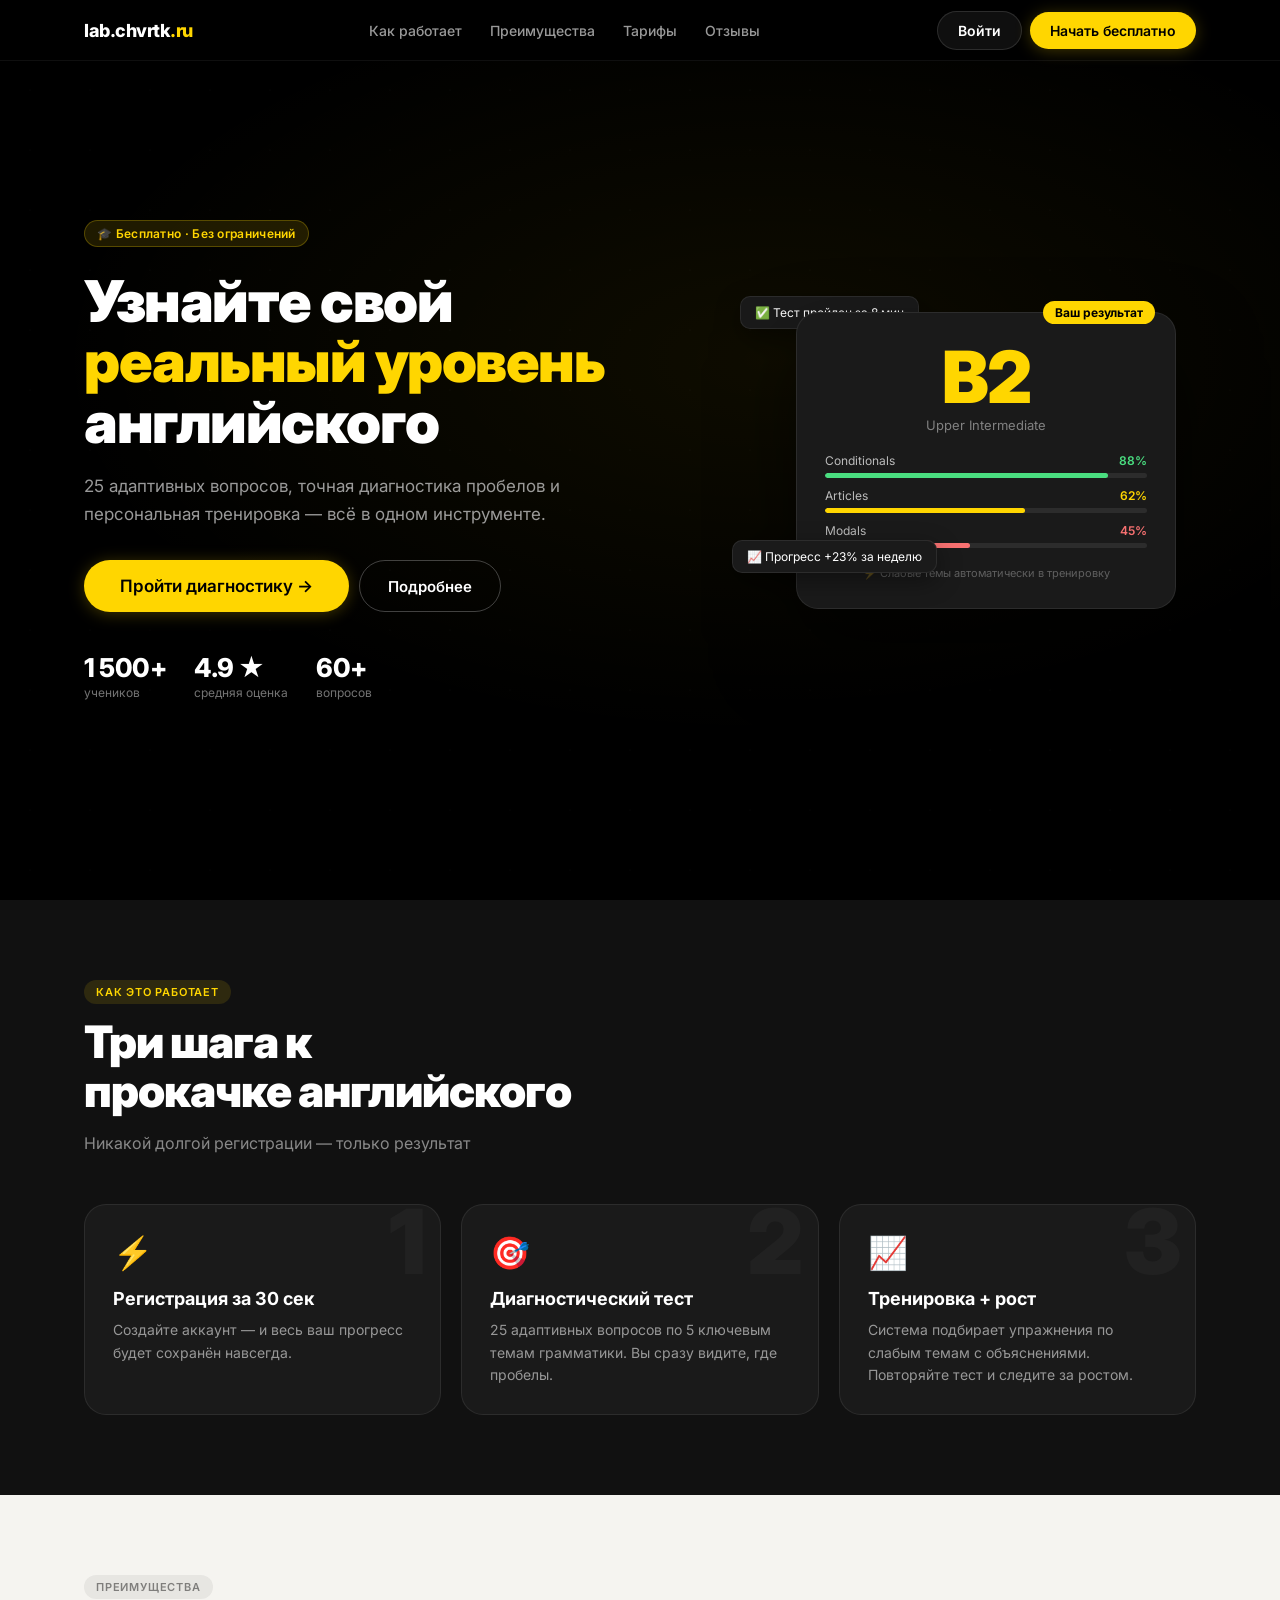
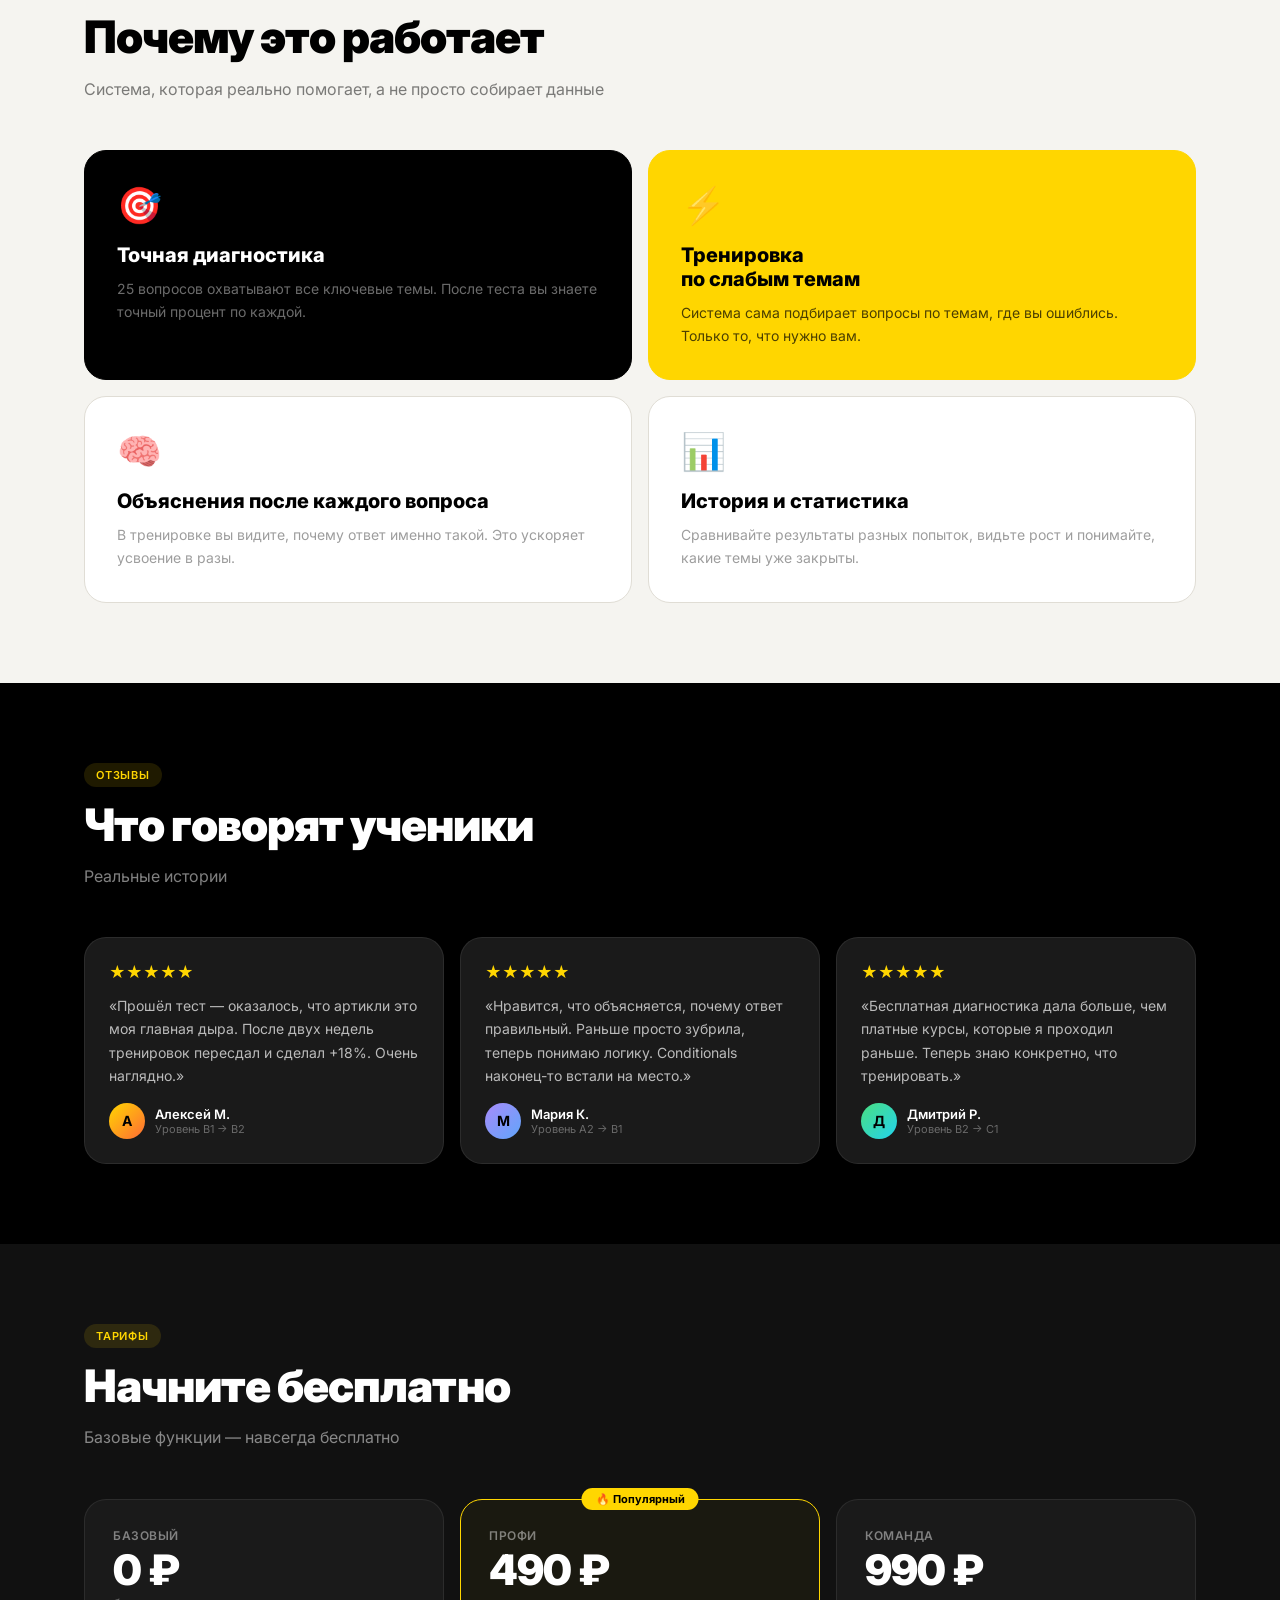
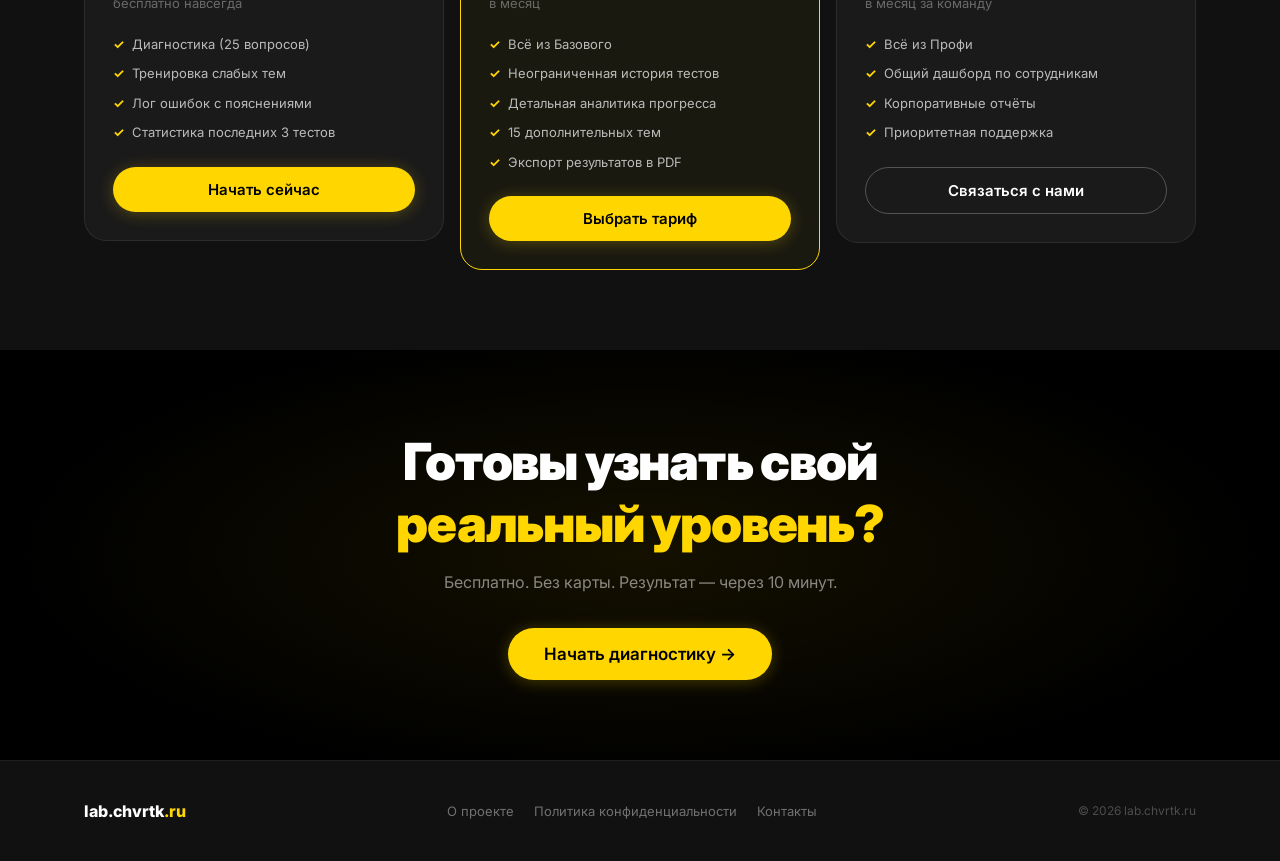
<file: index.html>
<!DOCTYPE html>
<html lang="ru">
<head>
<meta charset="UTF-8">
<meta name="viewport" content="width=device-width, initial-scale=1.0">
<title>lab.chvrtk.ru — Диагностика английского</title>
<link rel="preconnect" href="https://fonts.googleapis.com">
<link href="https://fonts.googleapis.com/css2?family=Inter:wght@400;500;600;700;800;900&display=swap" rel="stylesheet">
<style>
*, *::before, *::after { box-sizing: border-box; margin: 0; padding: 0; }

:root {
  --black: #000;
  --white: #fff;
  --yellow: #FFD600;
  --yellow-hover: #FFE033;
  --yellow-soft: rgba(255,214,0,0.12);
  --gray-bg: #F5F4F0;
  --gray-mid: #D9D9D9;
  --gray-text: #7A7A7A;
  --dark-bg: #111111;
  --card-bg: #1A1A1A;
  --card-border: rgba(255,255,255,0.08);
  --radius: 14px;
  --radius-lg: 22px;
  --font-body: 'Inter', -apple-system, BlinkMacSystemFont, 'Segoe UI', sans-serif;
  --transition: 0.25s cubic-bezier(0.4, 0, 0.2, 1);
}

html { scroll-behavior: smooth; }
body {
  font-family: var(--font-body);
  background: var(--black);
  color: var(--white);
  overflow-x: hidden;
  -webkit-font-smoothing: antialiased;
  -moz-osx-font-smoothing: grayscale;
}

/* ── UTILS ── */
.container { max-width: 1160px; margin: 0 auto; padding: 0 24px; }
.hidden { display: none !important; }

.btn {
  display: inline-flex; align-items: center; justify-content: center; gap: 8px;
  font-family: var(--font-body); font-size: 15px; font-weight: 600;
  border: none; cursor: pointer; border-radius: 50px; padding: 13px 28px;
  transition: all var(--transition);
  text-decoration: none; white-space: nowrap;
  position: relative; overflow: hidden;
}
.btn:active { transform: scale(0.96); }
.btn-primary {
  background: var(--yellow); color: var(--black);
  box-shadow: 0 2px 16px rgba(255,214,0,0.25);
}
.btn-primary:hover { background: var(--yellow-hover); box-shadow: 0 4px 24px rgba(255,214,0,0.35); }
.btn-ghost {
  background: rgba(255,255,255,0.06); color: var(--white);
  border: 1px solid rgba(255,255,255,0.12);
}
.btn-ghost:hover { background: rgba(255,255,255,0.12); border-color: rgba(255,255,255,0.2); }
.btn-outline-w {
  background: transparent; color: var(--white);
  border: 1.5px solid rgba(255,255,255,0.25);
}
.btn-outline-w:hover { border-color: var(--white); background: rgba(255,255,255,0.06); }
.btn-sm { font-size: 14px; padding: 10px 20px; }
.btn-lg { font-size: 17px; padding: 16px 36px; }
.w-100 { width: 100%; }

/* ── HEADER ── */
header {
  position: fixed; top: 0; left: 0; right: 0; z-index: 100;
  background: rgba(0,0,0,0.8); backdrop-filter: blur(20px);
  border-bottom: 1px solid rgba(255,255,255,0.06);
  transition: background var(--transition), border-color var(--transition);
}
header.scrolled { background: rgba(0,0,0,0.92); border-bottom-color: rgba(255,255,255,0.1); }
.header-inner {
  display: flex; align-items: center; justify-content: space-between;
  height: 60px; gap: 20px;
}
.logo { font-size: 18px; font-weight: 800; letter-spacing: -0.5px; }
.logo span { color: var(--yellow); }
nav { display: flex; gap: 4px; }
nav a {
  color: rgba(255,255,255,0.6); text-decoration: none; font-size: 14px; font-weight: 500;
  padding: 7px 12px; border-radius: 8px; transition: color 0.2s, background 0.2s;
}
nav a:hover { color: var(--white); background: rgba(255,255,255,0.08); }
.header-actions { display: flex; gap: 8px; align-items: center; }

/* ── HERO ── */
.hero {
  min-height: 100vh; display: flex; align-items: center;
  padding: 100px 0 80px;
  background: radial-gradient(ellipse 80% 60% at 60% 40%, rgba(255,214,0,0.06) 0%, transparent 70%), #000;
  position: relative; overflow: hidden;
}
.hero::before {
  content: '';
  position: absolute; inset: 0;
  background: url("data:image/svg+xml,%3Csvg width='60' height='60' xmlns='http://www.w3.org/2000/svg'%3E%3Cpath d='M0 0h60v60H0z' fill='none'/%3E%3Ccircle cx='30' cy='30' r='0.6' fill='rgba(255,255,255,0.04)'/%3E%3C/svg%3E") repeat;
  pointer-events: none;
}
.hero-inner { display: grid; grid-template-columns: 1fr 420px; gap: 64px; align-items: center; }
.hero-tag {
  display: inline-flex; align-items: center; gap: 6px;
  background: var(--yellow-soft); border: 1px solid rgba(255,214,0,0.25);
  color: var(--yellow); font-size: 12px; font-weight: 600; padding: 5px 12px;
  border-radius: 50px; margin-bottom: 24px; letter-spacing: 0.3px;
}
.hero h1 {
  font-size: clamp(38px, 4.5vw, 64px); font-weight: 900;
  line-height: 1.05; letter-spacing: -1.5px; margin-bottom: 20px;
}
.hero h1 em { color: var(--yellow); font-style: normal; }
.hero-desc { font-size: 17px; line-height: 1.65; color: rgba(255,255,255,0.6); max-width: 500px; margin-bottom: 32px; }
.hero-btns { display: flex; gap: 10px; flex-wrap: wrap; margin-bottom: 40px; }
.hero-stats { display: flex; gap: 28px; flex-wrap: wrap; }
.stat { display: flex; flex-direction: column; gap: 2px; }
.stat-num { font-size: 26px; font-weight: 800; letter-spacing: -0.5px; }
.stat-label { font-size: 12px; color: rgba(255,255,255,0.45); }

/* Hero visual */
.hero-visual { position: relative; display: flex; justify-content: center; align-items: center; }
.hero-card {
  background: var(--card-bg); border-radius: var(--radius-lg);
  border: 1px solid var(--card-border); padding: 28px;
  width: 100%; max-width: 380px;
  box-shadow: 0 40px 80px rgba(0,0,0,0.6);
  position: relative;
}
.hero-card-badge {
  position: absolute; top: -12px; right: 20px;
  background: var(--yellow); color: var(--black); font-size: 12px; font-weight: 700;
  padding: 4px 12px; border-radius: 50px;
}
.level-display { text-align: center; margin-bottom: 20px; }
.level-big { font-size: 72px; font-weight: 900; line-height: 1; color: var(--yellow); letter-spacing: -2px; }
.level-sub { color: rgba(255,255,255,0.45); font-size: 13px; margin-top: 4px; }
.progress-list { display: flex; flex-direction: column; gap: 10px; }
.prog-item { }
.prog-header { display: flex; justify-content: space-between; font-size: 12px; margin-bottom: 5px; }
.prog-name { color: rgba(255,255,255,0.7); }
.prog-pct { font-weight: 600; }
.prog-bar { height: 5px; background: rgba(255,255,255,0.08); border-radius: 3px; overflow: hidden; }
.prog-fill { height: 100%; border-radius: 3px; }
.fill-green { background: #4ADE80; }
.fill-yellow { background: var(--yellow); }
.fill-red { background: #F87171; }
.hero-card-footer { margin-top: 18px; text-align: center; color: rgba(255,255,255,0.3); font-size: 11px; }

/* Floating badges */
.float-badge {
  position: absolute; background: var(--card-bg); border: 1px solid var(--card-border);
  border-radius: 10px; padding: 8px 14px; font-size: 12px; white-space: nowrap;
  box-shadow: 0 8px 24px rgba(0,0,0,0.4);
  backdrop-filter: blur(8px);
}
.float-badge-1 { top: -16px; left: -36px; animation: floatY 3s ease-in-out infinite; }
.float-badge-2 { bottom: 36px; left: -44px; animation: floatY 3.5s ease-in-out infinite 0.5s; }
@keyframes floatY { 0%,100% { transform: translateY(0); } 50% { transform: translateY(-6px); } }

/* ── SECTION BASE ── */
.section { padding: 80px 0; }
.section-dark { background: var(--dark-bg); }
.section-light { background: var(--gray-bg); color: var(--black); }
.section-tag {
  display: inline-block; background: rgba(255,214,0,0.12); color: var(--yellow);
  font-size: 11px; font-weight: 600; letter-spacing: 0.8px; text-transform: uppercase;
  padding: 5px 12px; border-radius: 50px; margin-bottom: 14px;
}
.section-tag.dark { background: rgba(0,0,0,0.06); color: rgba(0,0,0,0.45); }
.section-title {
  font-size: clamp(28px, 3.5vw, 46px);
  font-weight: 900; letter-spacing: -1px; line-height: 1.1; margin-bottom: 14px;
}
.section-sub { font-size: 16px; color: rgba(255,255,255,0.5); max-width: 520px; line-height: 1.6; }
.section-sub.dark-text { color: rgba(0,0,0,0.5); }

/* ── STEPS ── */
.steps-grid { display: grid; grid-template-columns: repeat(3, 1fr); gap: 20px; margin-top: 48px; }
.step-card {
  background: var(--card-bg); border-radius: var(--radius-lg); padding: 28px;
  border: 1px solid var(--card-border); position: relative; overflow: hidden;
  transition: border-color 0.3s;
}
.step-card:hover { border-color: rgba(255,255,255,0.15); }
.step-card::before {
  content: attr(data-num);
  position: absolute; top: -8px; right: 14px;
  font-size: 90px; font-weight: 900;
  color: rgba(255,255,255,0.03); line-height: 1; pointer-events: none;
}
.step-icon { font-size: 32px; margin-bottom: 16px; }
.step-card h3 { font-size: 18px; font-weight: 700; margin-bottom: 10px; }
.step-card p { color: rgba(255,255,255,0.55); line-height: 1.6; font-size: 14px; }

/* ── FEATURES ── */
.features-grid { display: grid; grid-template-columns: repeat(2, 1fr); gap: 16px; margin-top: 48px; }
.feat-card {
  border-radius: var(--radius-lg); padding: 32px; border: 1px solid #E0DDD5;
  background: #fff; transition: transform 0.3s, box-shadow 0.3s;
}
.feat-card:hover { transform: translateY(-2px); box-shadow: 0 8px 30px rgba(0,0,0,0.08); }
.feat-card.accent { background: var(--black); color: var(--white); border-color: var(--black); }
.feat-card.yellow-card { background: var(--yellow); color: var(--black); border-color: var(--yellow); }
.feat-icon { font-size: 36px; margin-bottom: 16px; }
.feat-card h3 { font-size: 20px; font-weight: 800; margin-bottom: 10px; }
.feat-card p { font-size: 14px; line-height: 1.65; opacity: 0.7; }
.feat-card.accent p { color: rgba(255,255,255,0.6); }

/* ── REVIEWS ── */
.reviews-grid { display: grid; grid-template-columns: repeat(3, 1fr); gap: 16px; margin-top: 48px; }
.review-card {
  background: var(--card-bg); border-radius: var(--radius-lg); padding: 24px;
  border: 1px solid var(--card-border); transition: border-color 0.3s;
}
.review-card:hover { border-color: rgba(255,255,255,0.15); }
.review-stars { color: var(--yellow); font-size: 16px; margin-bottom: 12px; }
.review-text { color: rgba(255,255,255,0.7); font-size: 14px; line-height: 1.65; margin-bottom: 16px; }
.review-author { display: flex; align-items: center; gap: 10px; }
.review-avatar {
  width: 36px; height: 36px; border-radius: 50%;
  display: flex; align-items: center; justify-content: center; font-weight: 700; font-size: 14px; color: var(--black);
}
.review-name { font-size: 13px; font-weight: 600; }
.review-meta { font-size: 11px; color: rgba(255,255,255,0.35); }

/* ── PRICING ── */
.pricing-grid { display: grid; grid-template-columns: repeat(3, 1fr); gap: 16px; margin-top: 48px; align-items: start; }
.pricing-card {
  border-radius: var(--radius-lg); padding: 28px;
  border: 1px solid var(--card-border); background: var(--card-bg);
  position: relative; transition: border-color 0.3s, transform 0.3s;
}
.pricing-card:hover { border-color: rgba(255,255,255,0.15); }
.pricing-card.featured { border-color: var(--yellow); background: rgba(255,214,0,0.04); }
.pricing-card.featured:hover { border-color: var(--yellow-hover); transform: translateY(-2px); }
.popular-badge {
  position: absolute; top: -12px; left: 50%; transform: translateX(-50%);
  background: var(--yellow); color: var(--black); font-size: 11px; font-weight: 700;
  padding: 4px 14px; border-radius: 50px; white-space: nowrap;
}
.plan-name { font-size: 12px; font-weight: 600; color: rgba(255,255,255,0.45); text-transform: uppercase; letter-spacing: 0.5px; margin-bottom: 6px; }
.plan-price { font-size: 42px; font-weight: 900; line-height: 1; margin-bottom: 4px; letter-spacing: -1px; }
.plan-period { font-size: 13px; color: rgba(255,255,255,0.35); margin-bottom: 24px; }
.plan-features { list-style: none; display: flex; flex-direction: column; gap: 10px; margin-bottom: 24px; }
.plan-features li { display: flex; gap: 8px; font-size: 13px; color: rgba(255,255,255,0.7); align-items: flex-start; line-height: 1.5; }
.plan-features li::before { content: '✓'; color: var(--yellow); font-weight: 700; flex-shrink: 0; }

/* ── CTA ── */
.cta-section {
  padding: 80px 0; text-align: center;
  background: radial-gradient(ellipse 70% 80% at 50% 50%, rgba(255,214,0,0.08) 0%, transparent 70%), var(--black);
}
.cta-section h2 { font-size: clamp(30px, 4vw, 52px); font-weight: 900; letter-spacing: -1.2px; margin-bottom: 16px; }
.cta-section p { font-size: 16px; color: rgba(255,255,255,0.5); margin-bottom: 32px; max-width: 460px; margin-left: auto; margin-right: auto; line-height: 1.6; }

/* ── FOOTER ── */
footer {
  background: var(--dark-bg); border-top: 1px solid rgba(255,255,255,0.06);
  padding: 40px 0;
}
.footer-inner { display: flex; justify-content: space-between; align-items: center; flex-wrap: wrap; gap: 20px; }
.footer-logo { font-size: 16px; font-weight: 800; }
.footer-logo span { color: var(--yellow); }
.footer-links { display: flex; gap: 20px; flex-wrap: wrap; }
.footer-links a { color: rgba(255,255,255,0.4); text-decoration: none; font-size: 13px; transition: color 0.2s; }
.footer-links a:hover { color: var(--white); }
.footer-copy { color: rgba(255,255,255,0.25); font-size: 12px; }

/* ── MODAL ── */
.modal-overlay {
  position: fixed; inset: 0; z-index: 200;
  background: rgba(0,0,0,0.7); backdrop-filter: blur(10px);
  display: flex; align-items: center; justify-content: center; padding: 20px;
  opacity: 0; pointer-events: none; transition: opacity 0.3s;
}
.modal-overlay.open { opacity: 1; pointer-events: auto; }
.modal-box {
  background: #161616; border: 1px solid var(--card-border);
  border-radius: var(--radius-lg); width: 100%; max-width: 400px; padding: 32px 28px;
  position: relative; transform: translateY(16px) scale(0.98); transition: transform 0.3s;
}
.modal-overlay.open .modal-box { transform: translateY(0) scale(1); }
.modal-close {
  position: absolute; top: 14px; right: 14px; width: 28px; height: 28px;
  background: rgba(255,255,255,0.06); border: none; border-radius: 50%;
  color: rgba(255,255,255,0.5); cursor: pointer; font-size: 14px;
  display: flex; align-items: center; justify-content: center; transition: background 0.2s;
}
.modal-close:hover { background: rgba(255,255,255,0.12); }
.modal-title { font-size: 24px; font-weight: 800; margin-bottom: 6px; }
.modal-sub { color: rgba(255,255,255,0.45); font-size: 13px; margin-bottom: 24px; }
.modal-tabs { display: flex; background: rgba(255,255,255,0.05); border-radius: 10px; padding: 3px; margin-bottom: 24px; }
.modal-tab { flex: 1; border: none; background: transparent; color: rgba(255,255,255,0.4); padding: 9px; border-radius: 8px; cursor: pointer; font-size: 14px; font-family: var(--font-body); transition: all 0.2s; font-weight: 500; }
.modal-tab.active { background: var(--white); color: var(--black); font-weight: 600; }
.form-group { margin-bottom: 14px; }
.form-input {
  width: 100%; background: rgba(255,255,255,0.06); border: 1px solid rgba(255,255,255,0.1);
  border-radius: 10px; padding: 12px 16px; font-size: 15px; font-family: var(--font-body);
  color: var(--white); outline: none; transition: border-color 0.2s;
}
.form-input::placeholder { color: rgba(255,255,255,0.25); }
.form-input:focus { border-color: var(--yellow); }
.form-panel { display: none; }
.form-panel.active { display: block; }
.auth-error { background: rgba(255,80,80,0.1); border: 1px solid rgba(255,80,80,0.25); border-radius: 8px; padding: 8px 12px; font-size: 13px; color: #FF6B6B; margin-bottom: 14px; }

/* ── APP VIEWS ── */
.app-section {
  min-height: 100vh; padding: 80px 0 60px;
  background: var(--black);
}
.app-card {
  max-width: 680px; margin: 0 auto;
  background: var(--card-bg); border: 1px solid var(--card-border);
  border-radius: var(--radius-lg); padding: 32px;
}
.app-card h2 { font-size: 28px; font-weight: 800; margin-bottom: 20px; letter-spacing: -0.5px; }
.question-topic { font-size: 11px; text-transform: uppercase; letter-spacing: 1px; color: var(--yellow); font-weight: 600; margin-bottom: 8px; }
.question-text { font-size: 18px; font-weight: 500; line-height: 1.5; margin-bottom: 24px; }
.options-list { display: flex; flex-direction: column; gap: 10px; margin-bottom: 24px; }
.option-btn {
  display: flex; align-items: center; gap: 14px; width: 100%;
  background: rgba(255,255,255,0.04); border: 1.5px solid rgba(255,255,255,0.08);
  border-radius: 12px; padding: 14px 18px; cursor: pointer; font-size: 15px;
  font-family: var(--font-body); color: var(--white); text-align: left;
  transition: background 0.15s, border-color 0.15s; outline: none;
}
.option-btn:hover { background: rgba(255,255,255,0.08); border-color: rgba(255,255,255,0.15); }
.option-btn.selected { background: var(--yellow-soft); border-color: var(--yellow); }
.option-letter {
  width: 28px; height: 28px; border-radius: 6px;
  background: rgba(255,255,255,0.06); display: flex; align-items: center; justify-content: center;
  font-size: 12px; font-weight: 700; flex-shrink: 0;
}
.option-btn.selected .option-letter { background: var(--yellow); color: var(--black); }
.progress-info { display: flex; justify-content: space-between; align-items: center; margin-bottom: 6px; font-size: 12px; color: rgba(255,255,255,0.35); }
.progress-bar { height: 3px; background: rgba(255,255,255,0.06); border-radius: 2px; margin-bottom: 28px; }
.progress-bar-fill { height: 100%; background: var(--yellow); border-radius: 2px; transition: width 0.4s ease; }

/* Result */
.result-level-display {
  text-align: center; background: var(--yellow-soft); border: 1px solid rgba(255,214,0,0.15);
  border-radius: var(--radius); padding: 24px; margin-bottom: 24px;
}
.result-level-label { font-size: 12px; color: rgba(255,255,255,0.45); margin-bottom: 6px; text-transform: uppercase; letter-spacing: 0.5px; }
.result-level-value { font-size: 64px; font-weight: 900; color: var(--yellow); line-height: 1; letter-spacing: -2px; }
.topic-item { margin-bottom: 14px; }
.topic-header { display: flex; justify-content: space-between; font-size: 13px; margin-bottom: 5px; }
.topic-name { color: rgba(255,255,255,0.75); }
.topic-pct { font-weight: 600; }
.topic-bar { height: 6px; background: rgba(255,255,255,0.06); border-radius: 3px; overflow: hidden; }
.topic-fill { height: 100%; border-radius: 3px; transition: width 0.5s ease; }
.result-actions { display: flex; flex-wrap: wrap; gap: 8px; margin-top: 24px; }

/* Training */
.training-q { background: rgba(255,255,255,0.03); border: 1px solid rgba(255,255,255,0.06); border-radius: 12px; padding: 20px; margin-bottom: 14px; }
.training-q p { font-size: 15px; margin-bottom: 14px; line-height: 1.6; }
.training-opts { display: flex; flex-wrap: wrap; gap: 8px; }
.training-opt {
  background: rgba(255,255,255,0.05); border: 1.5px solid rgba(255,255,255,0.1);
  border-radius: 50px; padding: 7px 16px; cursor: pointer; font-size: 13px;
  font-family: var(--font-body); color: var(--white); transition: all 0.15s;
}
.training-opt:hover { background: rgba(255,255,255,0.1); }
.training-opt.sel { background: var(--yellow-soft); border-color: var(--yellow); color: var(--yellow); }
.training-result-box { background: rgba(255,255,255,0.03); border-radius: 12px; padding: 20px; margin-top: 20px; }
.training-result-box li { color: rgba(255,255,255,0.65); margin: 6px 0 6px 18px; line-height: 1.6; font-size: 13px; }

/* Error item */
.error-item {
  background: rgba(255,80,80,0.06); border-left: 3px solid #F87171;
  border-radius: 12px; padding: 16px; margin-bottom: 12px;
}
.error-item strong { display: block; margin-bottom: 6px; line-height: 1.5; font-size: 14px; }
.error-item span { font-size: 12px; color: rgba(255,255,255,0.5); }
.error-item .correct { color: #4ADE80; }

/* Loading */
.loading-spinner {
  display: flex; flex-direction: column; align-items: center; justify-content: center;
  gap: 16px; padding: 60px 0;
}
.loading-spinner .spinner {
  width: 36px; height: 36px; border: 3px solid rgba(255,255,255,0.1);
  border-top-color: var(--yellow); border-radius: 50%;
  animation: spin 0.8s linear infinite;
}
@keyframes spin { to { transform: rotate(360deg); } }
.loading-spinner p { color: rgba(255,255,255,0.5); font-size: 14px; }

/* Fade in animation */
.fade-in { animation: fadeIn 0.4s ease forwards; }
@keyframes fadeIn { from { opacity: 0; transform: translateY(12px); } to { opacity: 1; transform: translateY(0); } }

/* ── RESPONSIVE ── */
@media (max-width: 900px) {
  .hero-inner { grid-template-columns: 1fr; gap: 40px; }
  .hero-visual { order: -1; }
  .hero-card { max-width: 100%; }
  .float-badge { display: none; }
  .steps-grid, .features-grid, .reviews-grid, .pricing-grid { grid-template-columns: 1fr; }
}
@media (max-width: 640px) {
  .header-inner { padding: 0 16px; }
  nav { display: none; }
  .hero { padding: 80px 0 60px; }
  .hero h1 { font-size: 32px; }
  .hero-btns { flex-direction: column; }
  .hero-stats { gap: 16px; }
  .app-card { padding: 20px 16px; margin: 0 12px; }
  .result-actions { flex-direction: column; }
  .pricing-grid { gap: 12px; }
  .section { padding: 60px 0; }
}
</style>
</head>
<body>

<!-- HEADER -->
<header id="mainHeader">
  <div class="container header-inner">
    <div class="logo">lab.chvrtk<span>.ru</span></div>
    <nav>
      <a href="#how">Как работает</a>
      <a href="#features">Преимущества</a>
      <a href="#pricing">Тарифы</a>
      <a href="#reviews">Отзывы</a>
    </nav>
    <div class="header-actions">
      <button class="btn btn-ghost btn-sm" id="loginBtn">Войти</button>
      <button class="btn btn-primary btn-sm" id="startBtn">Начать бесплатно</button>
    </div>
  </div>
</header>

<!-- ================== LANDING ================== -->
<div id="landing">

<!-- HERO -->
<section class="hero">
  <div class="container">
    <div class="hero-inner">
      <div class="hero-content fade-in">
        <div class="hero-tag">🎓 Бесплатно · Без ограничений</div>
        <h1>Узнайте свой <em>реальный уровень</em> английского</h1>
        <p class="hero-desc">25 адаптивных вопросов, точная диагностика пробелов и персональная тренировка — всё в одном инструменте.</p>
        <div class="hero-btns">
          <button class="btn btn-primary btn-lg" id="heroStartBtn">Пройти диагностику →</button>
          <a href="#how" class="btn btn-outline-w">Подробнее</a>
        </div>
        <div class="hero-stats">
          <div class="stat"><div class="stat-num">1 500+</div><div class="stat-label">учеников</div></div>
          <div class="stat"><div class="stat-num">4.9 ★</div><div class="stat-label">средняя оценка</div></div>
          <div class="stat"><div class="stat-num">60+</div><div class="stat-label">вопросов</div></div>
        </div>
      </div>
      <div class="hero-visual fade-in">
        <div class="float-badge float-badge-1">✅ Тест пройден за 8 мин</div>
        <div class="hero-card">
          <div class="hero-card-badge">Ваш результат</div>
          <div class="level-display">
            <div class="level-big">B2</div>
            <div class="level-sub">Upper Intermediate</div>
          </div>
          <div class="progress-list">
            <div class="prog-item">
              <div class="prog-header"><span class="prog-name">Conditionals</span><span class="prog-pct" style="color:#4ADE80">88%</span></div>
              <div class="prog-bar"><div class="prog-fill fill-green" style="width:88%"></div></div>
            </div>
            <div class="prog-item">
              <div class="prog-header"><span class="prog-name">Articles</span><span class="prog-pct" style="color:#FFD600">62%</span></div>
              <div class="prog-bar"><div class="prog-fill fill-yellow" style="width:62%"></div></div>
            </div>
            <div class="prog-item">
              <div class="prog-header"><span class="prog-name">Modals</span><span class="prog-pct" style="color:#F87171">45%</span></div>
              <div class="prog-bar"><div class="prog-fill fill-red" style="width:45%"></div></div>
            </div>
          </div>
          <div class="hero-card-footer">⚡ Слабые темы автоматически в тренировку</div>
        </div>
        <div class="float-badge float-badge-2">📈 Прогресс +23% за неделю</div>
      </div>
    </div>
  </div>
</section>

<!-- HOW IT WORKS -->
<section class="section section-dark" id="how">
  <div class="container">
    <div class="section-tag">Как это работает</div>
    <h2 class="section-title">Три шага к<br>прокачке английского</h2>
    <p class="section-sub">Никакой долгой регистрации — только результат</p>
    <div class="steps-grid">
      <div class="step-card" data-num="1">
        <div class="step-icon">⚡</div>
        <h3>Регистрация за 30 сек</h3>
        <p>Создайте аккаунт — и весь ваш прогресс будет сохранён навсегда.</p>
      </div>
      <div class="step-card" data-num="2">
        <div class="step-icon">🎯</div>
        <h3>Диагностический тест</h3>
        <p>25 адаптивных вопросов по 5 ключевым темам грамматики. Вы сразу видите, где пробелы.</p>
      </div>
      <div class="step-card" data-num="3">
        <div class="step-icon">📈</div>
        <h3>Тренировка + рост</h3>
        <p>Система подбирает упражнения по слабым темам с объяснениями. Повторяйте тест и следите за ростом.</p>
      </div>
    </div>
  </div>
</section>

<!-- FEATURES -->
<section class="section section-light" id="features">
  <div class="container">
    <div class="section-tag dark">Преимущества</div>
    <h2 class="section-title" style="color:#000">Почему это работает</h2>
    <p class="section-sub dark-text">Система, которая реально помогает, а не просто собирает данные</p>
    <div class="features-grid">
      <div class="feat-card accent">
        <div class="feat-icon">🎯</div>
        <h3>Точная диагностика</h3>
        <p>25 вопросов охватывают все ключевые темы. После теста вы знаете точный процент по каждой.</p>
      </div>
      <div class="feat-card yellow-card">
        <div class="feat-icon">⚡</div>
        <h3>Тренировка<br>по слабым темам</h3>
        <p>Система сама подбирает вопросы по темам, где вы ошиблись. Только то, что нужно вам.</p>
      </div>
      <div class="feat-card">
        <div class="feat-icon">🧠</div>
        <h3>Объяснения после каждого вопроса</h3>
        <p style="color:rgba(0,0,0,0.55)">В тренировке вы видите, почему ответ именно такой. Это ускоряет усвоение в разы.</p>
      </div>
      <div class="feat-card">
        <div class="feat-icon">📊</div>
        <h3>История и статистика</h3>
        <p style="color:rgba(0,0,0,0.55)">Сравнивайте результаты разных попыток, видьте рост и понимайте, какие темы уже закрыты.</p>
      </div>
    </div>
  </div>
</section>

<!-- REVIEWS -->
<section class="section" id="reviews">
  <div class="container">
    <div class="section-tag">Отзывы</div>
    <h2 class="section-title">Что говорят ученики</h2>
    <p class="section-sub">Реальные истории</p>
    <div class="reviews-grid">
      <div class="review-card">
        <div class="review-stars">★★★★★</div>
        <p class="review-text">«Прошёл тест — оказалось, что артикли это моя главная дыра. После двух недель тренировок пересдал и сделал +18%. Очень наглядно.»</p>
        <div class="review-author">
          <div class="review-avatar" style="background: linear-gradient(135deg, #FFD600, #FF6B35);">А</div>
          <div><div class="review-name">Алексей М.</div><div class="review-meta">Уровень B1 → B2</div></div>
        </div>
      </div>
      <div class="review-card">
        <div class="review-stars">★★★★★</div>
        <p class="review-text">«Нравится, что объясняется, почему ответ правильный. Раньше просто зубрила, теперь понимаю логику. Conditionals наконец-то встали на место.»</p>
        <div class="review-author">
          <div class="review-avatar" style="background: linear-gradient(135deg, #a78bfa, #60a5fa);">М</div>
          <div><div class="review-name">Мария К.</div><div class="review-meta">Уровень A2 → B1</div></div>
        </div>
      </div>
      <div class="review-card">
        <div class="review-stars">★★★★★</div>
        <p class="review-text">«Бесплатная диагностика дала больше, чем платные курсы, которые я проходил раньше. Теперь знаю конкретно, что тренировать.»</p>
        <div class="review-author">
          <div class="review-avatar" style="background: linear-gradient(135deg, #4ade80, #22d3ee);">Д</div>
          <div><div class="review-name">Дмитрий Р.</div><div class="review-meta">Уровень B2 → C1</div></div>
        </div>
      </div>
    </div>
  </div>
</section>

<!-- PRICING -->
<section class="section section-dark" id="pricing">
  <div class="container">
    <div class="section-tag">Тарифы</div>
    <h2 class="section-title">Начните бесплатно</h2>
    <p class="section-sub">Базовые функции — навсегда бесплатно</p>
    <div class="pricing-grid">
      <div class="pricing-card">
        <div class="plan-name">Базовый</div>
        <div class="plan-price">0 ₽</div>
        <div class="plan-period">бесплатно навсегда</div>
        <ul class="plan-features">
          <li>Диагностика (25 вопросов)</li>
          <li>Тренировка слабых тем</li>
          <li>Лог ошибок с пояснениями</li>
          <li>Статистика последних 3 тестов</li>
        </ul>
        <button class="btn btn-primary w-100 open-modal-btn">Начать сейчас</button>
      </div>
      <div class="pricing-card featured">
        <div class="popular-badge">🔥 Популярный</div>
        <div class="plan-name">Профи</div>
        <div class="plan-price">490 ₽</div>
        <div class="plan-period">в месяц</div>
        <ul class="plan-features">
          <li>Всё из Базового</li>
          <li>Неограниченная история тестов</li>
          <li>Детальная аналитика прогресса</li>
          <li>15 дополнительных тем</li>
          <li>Экспорт результатов в PDF</li>
        </ul>
        <button class="btn btn-primary w-100 open-modal-btn">Выбрать тариф</button>
      </div>
      <div class="pricing-card">
        <div class="plan-name">Команда</div>
        <div class="plan-price">990 ₽</div>
        <div class="plan-period">в месяц за команду</div>
        <ul class="plan-features">
          <li>Всё из Профи</li>
          <li>Общий дашборд по сотрудникам</li>
          <li>Корпоративные отчёты</li>
          <li>Приоритетная поддержка</li>
        </ul>
        <button class="btn btn-outline-w w-100 open-modal-btn">Связаться с нами</button>
      </div>
    </div>
  </div>
</section>

<!-- CTA -->
<section class="cta-section">
  <div class="container">
    <h2>Готовы узнать свой<br><em style="color:var(--yellow);font-style:normal">реальный уровень?</em></h2>
    <p>Бесплатно. Без карты. Результат — через 10 минут.</p>
    <button class="btn btn-primary btn-lg open-modal-btn">Начать диагностику →</button>
  </div>
</section>

<!-- FOOTER -->
<footer>
  <div class="container footer-inner">
    <div class="footer-logo">lab.chvrtk<span>.ru</span></div>
    <div class="footer-links">
      <a href="#">О проекте</a>
      <a href="#">Политика конфиденциальности</a>
      <a href="#">Контакты</a>
    </div>
    <div class="footer-copy">© 2026 lab.chvrtk.ru</div>
  </div>
</footer>

</div><!-- /landing -->

<!-- ================== AUTH MODAL ================== -->
<div class="modal-overlay" id="authModal">
  <div class="modal-box">
    <button class="modal-close" id="modalCloseBtn">✕</button>
    <div class="modal-title">Добро пожаловать</div>
    <div class="modal-sub">Войдите или создайте аккаунт, чтобы сохранить прогресс</div>
    <div class="modal-tabs">
      <button class="modal-tab active" data-tab="login">Вход</button>
      <button class="modal-tab" data-tab="register">Регистрация</button>
    </div>
    <div class="form-panel active" id="loginPanel">
      <div class="form-group"><input type="email" id="loginEmail" placeholder="Email" class="form-input" autocomplete="email"></div>
      <div class="form-group"><input type="password" id="loginPassword" placeholder="Пароль" class="form-input" autocomplete="current-password"></div>
      <div class="auth-error hidden" id="loginError"></div>
      <button class="btn btn-primary w-100" id="doLoginBtn">Войти</button>
    </div>
    <div class="form-panel" id="registerPanel">
      <div class="form-group"><input type="email" id="regEmail" placeholder="Email" class="form-input" autocomplete="email"></div>
      <div class="form-group"><input type="password" id="regPassword" placeholder="Пароль" class="form-input" autocomplete="new-password"></div>
      <div class="auth-error hidden" id="regError"></div>
      <button class="btn btn-primary w-100" id="doRegisterBtn">Зарегистрироваться</button>
    </div>
  </div>
</div>

<!-- ================== APP VIEWS ================== -->
<div id="appArea" class="hidden">

  <!-- LOADING -->
  <div id="loading-view" class="app-section hidden">
    <div class="container">
      <div class="app-card">
        <div class="loading-spinner">
          <div class="spinner"></div>
          <p id="loadingText">Загрузка...</p>
        </div>
      </div>
    </div>
  </div>

  <!-- TEST -->
  <div id="test-view" class="app-section hidden">
    <div class="container">
      <div class="app-card">
        <div class="progress-info">
          <span id="q-counter">Вопрос 1 из 25</span>
          <span id="q-topic-label"></span>
        </div>
        <div class="progress-bar"><div class="progress-bar-fill" id="q-progress-fill" style="width:0%"></div></div>
        <div class="question-topic" id="q-topic"></div>
        <div class="question-text" id="q-text"></div>
        <div class="options-list" id="q-options"></div>
        <button class="btn btn-ghost btn-sm" id="skipTestBtn">Пропустить тест → тренировка</button>
      </div>
    </div>
  </div>

  <!-- RESULT -->
  <div id="result-view" class="app-section hidden">
    <div class="container">
      <div class="app-card">
        <h2>Ваш результат</h2>
        <div class="result-level-display">
          <div class="result-level-label">Определённый уровень</div>
          <div class="result-level-value" id="result-level">—</div>
        </div>
        <div id="topic-scores"></div>
        <div id="no-topics-msg" class="hidden" style="text-align:center;color:rgba(255,255,255,0.4);padding:16px;font-size:14px;">
          Детализация по темам появится после прохождения теста
        </div>
        <div class="result-actions">
          <button class="btn btn-primary" id="trainWeakBtn">⚡ Тренировать слабые темы</button>
          <button class="btn btn-ghost" id="retestBtn">↺ Пройти заново</button>
          <button class="btn btn-ghost" id="errorsBtn">📋 Мои ошибки</button>
          <button class="btn btn-outline-w" id="trainAllBtn">Тренировка (все темы)</button>
          <button class="btn btn-ghost btn-sm" id="logoutBtn" style="margin-left:auto;">Выйти</button>
        </div>
      </div>
    </div>
  </div>

  <!-- TRAINING -->
  <div id="training-view" class="app-section hidden">
    <div class="container">
      <div class="app-card">
        <h2>Тренировка</h2>
        <div id="training-list"></div>
        <div style="display:flex;gap:10px;flex-wrap:wrap;margin-top:8px;">
          <button class="btn btn-primary" id="submitTrainingBtn">Проверить ответы</button>
          <button class="btn btn-ghost" id="backToResultBtn">← Назад</button>
        </div>
        <div id="training-result" class="hidden"></div>
      </div>
    </div>
  </div>

  <!-- ERRORS -->
  <div id="errors-view" class="app-section hidden">
    <div class="container">
      <div class="app-card">
        <h2>📋 Ошибки из последнего теста</h2>
        <div id="errors-list"></div>
        <button class="btn btn-ghost" id="closeErrorsBtn" style="margin-top:16px;">← Назад к результату</button>
      </div>
    </div>
  </div>

</div><!-- /appArea -->

<script>
(function() {
  'use strict';

  const API_BASE = 'https://d5d34ggl6saovpdajhps.a6hc9vya.apigw.yandexcloud.net';
  let token = localStorage.getItem('token') || null;
  let currentQuestions = [];
  let currentAnswers = [];
  let currentQIdx = 0;
  let trainingQuestions = [];
  let trainingAnswers = [];
  let currentLastResult = null;

  // ── Helpers ──
  function esc(s) {
    if (!s) return '';
    return String(s).replace(/[&<>]/g, m => ({'&':'&amp;','<':'&lt;','>':'&gt;'}[m]));
  }

  function showView(name) {
    ['test','result','training','errors','loading'].forEach(v => {
      const el = document.getElementById(`${v}-view`);
      if (el) el.classList.add('hidden');
    });
    const target = document.getElementById(`${name}-view`);
    if (target) {
      target.classList.remove('hidden');
      target.classList.add('fade-in');
    }
    if (name !== 'landing') {
      document.getElementById('appArea').classList.remove('hidden');
      document.getElementById('landing').classList.add('hidden');
    }
    window.scrollTo({ top: 0, behavior: 'smooth' });
  }

  function showLanding() {
    document.getElementById('appArea').classList.add('hidden');
    document.getElementById('landing').classList.remove('hidden');
    ['test','result','training','errors','loading'].forEach(v => {
      const el = document.getElementById(`${v}-view`);
      if (el) el.classList.add('hidden');
    });
    window.scrollTo({ top: 0, behavior: 'smooth' });
  }

  function showLoading(text) {
    document.getElementById('loadingText').textContent = text || 'Загрузка...';
    showView('loading');
  }

  // ── API ──
  async function apiCall(endpoint, method, body, needAuth = true) {
    const headers = { 'Content-Type': 'application/json' };
    if (needAuth && token) headers['Authorization'] = 'Bearer ' + token;

    const opts = { method, headers };
    if (body) opts.body = JSON.stringify(body);

    const res = await fetch(`${API_BASE}/${endpoint}`, opts);
    const text = await res.text();
    let data;
    try { data = JSON.parse(text); } catch(e) {
      console.error('Server error response:', text);
      throw new Error('Ошибка сервера (' + res.status + '). Попробуйте позже.');
    }

    if (res.status === 401) {
      localStorage.removeItem('token');
      localStorage.removeItem('user');
      token = null;
      showLanding();
      throw new Error('Сессия истекла. Войдите заново.');
    }

    if (!res.ok) throw new Error(data.error || 'Ошибка запроса');
    return data;
  }

  // ── Auth Modal ──
  const authModal = document.getElementById('authModal');

  function openModal(tab) {
    authModal.classList.add('open');
    if (tab) switchTab(tab);
  }
  function closeModal() { authModal.classList.remove('open'); }

  document.getElementById('modalCloseBtn').addEventListener('click', closeModal);
  authModal.addEventListener('click', function(e) { if (e.target === authModal) closeModal(); });

  document.querySelectorAll('.modal-tab').forEach(function(btn) {
    btn.addEventListener('click', function() { switchTab(btn.dataset.tab); });
  });

  function switchTab(tab) {
    document.querySelectorAll('.modal-tab').forEach(function(b) {
      b.classList.toggle('active', b.dataset.tab === tab);
    });
    document.getElementById('loginPanel').classList.toggle('active', tab === 'login');
    document.getElementById('registerPanel').classList.toggle('active', tab === 'register');
  }

  // Open modal triggers
  document.getElementById('loginBtn').addEventListener('click', function() { openModal('login'); });
  document.getElementById('startBtn').addEventListener('click', function() { openModal('login'); });
  document.getElementById('heroStartBtn').addEventListener('click', function() { openModal('login'); });
  document.querySelectorAll('.open-modal-btn').forEach(function(btn) {
    btn.addEventListener('click', function() { openModal('login'); });
  });

  // Enter key support
  document.getElementById('loginPassword').addEventListener('keydown', function(e) {
    if (e.key === 'Enter') document.getElementById('doLoginBtn').click();
  });
  document.getElementById('regPassword').addEventListener('keydown', function(e) {
    if (e.key === 'Enter') document.getElementById('doRegisterBtn').click();
  });

  // Login
  document.getElementById('doLoginBtn').addEventListener('click', async function() {
    var email = document.getElementById('loginEmail').value.trim();
    var pass = document.getElementById('loginPassword').value;
    var errDiv = document.getElementById('loginError');
    errDiv.classList.add('hidden');

    if (!email || !pass) {
      errDiv.textContent = 'Заполните все поля';
      errDiv.classList.remove('hidden');
      return;
    }

    var btn = document.getElementById('doLoginBtn');
    btn.textContent = '...';
    btn.disabled = true;

    try {
      var d = await apiCall('user-login', 'POST', { email: email, password: pass }, false);
      token = d.token;
      localStorage.setItem('token', token);
      localStorage.setItem('user', JSON.stringify(d));
      closeModal();

      if (!d.level) {
        startDiagnostic();
      } else {
        showResult({ level: d.level, topic_scores: {} });
      }
    } catch(e) {
      errDiv.textContent = e.message;
      errDiv.classList.remove('hidden');
    } finally {
      btn.textContent = 'Войти';
      btn.disabled = false;
    }
  });

  // Register
  document.getElementById('doRegisterBtn').addEventListener('click', async function() {
    var email = document.getElementById('regEmail').value.trim();
    var pass = document.getElementById('regPassword').value;
    var errDiv = document.getElementById('regError');
    errDiv.classList.add('hidden');

    if (!email || !pass) {
      errDiv.textContent = 'Заполните все поля';
      errDiv.classList.remove('hidden');
      return;
    }

    var btn = document.getElementById('doRegisterBtn');
    btn.textContent = '...';
    btn.disabled = true;

    try {
      var d = await apiCall('register', 'POST', { email: email, password: pass }, false);
      token = d.token;
      localStorage.setItem('token', token);
      localStorage.setItem('user', JSON.stringify(d));
      closeModal();
      startDiagnostic();
    } catch(e) {
      errDiv.textContent = e.message;
      errDiv.classList.remove('hidden');
    } finally {
      btn.textContent = 'Зарегистрироваться';
      btn.disabled = false;
    }
  });

  // ── Test Flow ──
  function parseOptions(q) {
    if (Array.isArray(q.options)) return q.options;
    if (typeof q.options === 'string') {
      try { return JSON.parse(q.options); } catch(e) {}
    }
    return [];
  }

  async function startDiagnostic() {
    showLoading('Загрузка теста...');
    try {
      var raw = await apiCall('test', 'GET');
      if (!Array.isArray(raw)) raw = raw.questions || [raw];
      currentQuestions = raw.map(function(q) {
        return { id: q.id, text: q.text, topic_name: q.topic_name, options: parseOptions(q) };
      });
      currentAnswers = [];
      currentQIdx = 0;
      showView('test');
      renderQuestion();
    } catch(e) {
      alert('Ошибка загрузки теста: ' + e.message);
      showResult({ level: '—', topic_scores: {} });
    }
  }

  function renderQuestion() {
    if (currentQIdx >= currentQuestions.length) { submitTest(); return; }
    var q = currentQuestions[currentQIdx];

    document.getElementById('q-counter').textContent = 'Вопрос ' + (currentQIdx+1) + ' из ' + currentQuestions.length;
    document.getElementById('q-progress-fill').style.width = Math.round(((currentQIdx) / currentQuestions.length) * 100) + '%';
    document.getElementById('q-topic').textContent = q.topic_name || '';
    document.getElementById('q-text').textContent = q.text;

    var optsDiv = document.getElementById('q-options');
    optsDiv.innerHTML = '';
    var letters = 'ABCDEFGH';

    q.options.forEach(function(opt, i) {
      var btn = document.createElement('button');
      btn.className = 'option-btn';
      btn.innerHTML = '<span class="option-letter">' + letters[i] + '</span>' + esc(opt);
      btn.addEventListener('click', function() {
        currentAnswers.push({ question_id: q.id, user_answer: opt });
        currentQIdx++;
        renderQuestion();
      });
      optsDiv.appendChild(btn);
    });
  }

  async function submitTest() {
    showLoading('Проверяем ответы...');
    try {
      var res = await apiCall('submit', 'POST', { answers: currentAnswers });
      currentLastResult = res;
      showResult(res);
    } catch(e) {
      alert('Ошибка отправки: ' + e.message);
      showResult({ level: '—', topic_scores: {} });
    }
  }

  function showResult(res) {
    currentLastResult = res;
    var levelEl = document.getElementById('result-level');
    levelEl.textContent = res.level || '—';

    var container = document.getElementById('topic-scores');
    var noTopics = document.getElementById('no-topics-msg');
    container.innerHTML = '';

    var scores = res.topic_scores || {};
    var hasTopics = Object.keys(scores).length > 0;
    noTopics.classList.toggle('hidden', hasTopics);
    container.classList.toggle('hidden', !hasTopics);

    if (hasTopics) {
      for (var topic in scores) {
        if (!scores.hasOwnProperty(topic)) continue;
        var pct = Math.round(scores[topic] * 100);
        var color = pct < 60 ? '#F87171' : pct < 80 ? '#FFD600' : '#4ADE80';
        container.innerHTML += 
          '<div class="topic-item">' +
            '<div class="topic-header">' +
              '<span class="topic-name">' + esc(topic) + '</span>' +
              '<span class="topic-pct" style="color:' + color + '">' + pct + '%</span>' +
            '</div>' +
            '<div class="topic-bar"><div class="topic-fill" style="width:' + pct + '%;background:' + color + '"></div></div>' +
          '</div>';
      }
    }
    showView('result');
  }

  // ── Training Flow ──
  async function startTraining(random) {
    showLoading('Подбираем вопросы...');
    try {
      var endpoint = random ? 'training?random=true' : 'training';
      var raw = await apiCall(endpoint, 'GET');
      if (!Array.isArray(raw)) raw = raw.questions || [raw];
      trainingQuestions = raw.map(function(q) {
        return { id: q.id, text: q.text, options: parseOptions(q), explanation: q.explanation || q.correct_answer };
      });
      trainingAnswers = new Array(trainingQuestions.length).fill(null);
      showView('training');
      renderTraining();
    } catch(e) {
      alert('Ошибка загрузки тренировки: ' + e.message);
      showView('result');
    }
  }

  function renderTraining() {
    var c = document.getElementById('training-list');
    c.innerHTML = '';
    document.getElementById('training-result').classList.add('hidden');
    var letters = 'ABCDEFGH';

    trainingQuestions.forEach(function(q, idx) {
      var div = document.createElement('div');
      div.className = 'training-q';
      div.innerHTML = '<p><strong>' + (idx+1) + '. ' + esc(q.text) + '</strong></p>';

      var optsDiv = document.createElement('div');
      optsDiv.className = 'training-opts';
      q.options.forEach(function(opt, oi) {
        var btn = document.createElement('button');
        btn.className = 'training-opt';
        btn.textContent = letters[oi] + '. ' + opt;
        btn.addEventListener('click', function() {
          trainingAnswers[idx] = { question_id: q.id, user_answer: opt };
          optsDiv.querySelectorAll('.training-opt').forEach(function(b) { b.classList.remove('sel'); });
          btn.classList.add('sel');
        });
        optsDiv.appendChild(btn);
      });
      div.appendChild(optsDiv);
      c.appendChild(div);
    });
  }

  document.getElementById('submitTrainingBtn').addEventListener('click', async function() {
    var unanswered = trainingAnswers.filter(function(a) { return !a; }).length;
    if (unanswered > 0) { alert('Ответьте на все вопросы. Осталось: ' + unanswered); return; }

    var btn = document.getElementById('submitTrainingBtn');
    btn.textContent = '...';
    btn.disabled = true;

    try {
      var res = await apiCall('training', 'POST', { answers: trainingAnswers });
      var results = res.results || [];
      var correct = results.filter(function(r) { return r.correct; }).length;

      var html = '<div class="training-result-box">';
      html += '<p style="font-size:17px;font-weight:700;margin-bottom:12px">✅ Правильно: ' + correct + ' из ' + results.length + '</p>';

      var hasExplanation = results.length > 0 && results[0].explanation;
      if (hasExplanation) {
        html += '<strong style="font-size:14px;color:rgba(255,255,255,0.7)">Пояснения:</strong><ul>';
        results.forEach(function(r) {
          html += '<li>' + esc(r.explanation) + '</li>';
        });
        html += '</ul>';
      }
      html += '</div>';

      var resultDiv = document.getElementById('training-result');
      resultDiv.innerHTML = html;
      resultDiv.classList.remove('hidden');
      resultDiv.scrollIntoView({ behavior: 'smooth' });
    } catch(e) {
      alert('Ошибка: ' + e.message);
    } finally {
      btn.textContent = 'Проверить ответы';
      btn.disabled = false;
    }
  });

  // ── Errors View ──
  async function showErrors() {
    showLoading('Загружаем ошибки...');
    try {
      var errors = await apiCall('errors', 'GET');
      var div = document.getElementById('errors-list');

      if (!errors || !errors.length) {
        div.innerHTML = '<p style="color:rgba(255,255,255,0.45);text-align:center;padding:24px;">✨ Нет ошибок — отличная работа!</p>';
      } else {
        div.innerHTML = errors.map(function(e) {
          return '<div class="error-item">' +
            '<strong>' + esc(e.question_text) + '</strong>' +
            '<span>Ваш ответ: ' + esc(e.user_answer) + '</span><br>' +
            '<span class="correct">Правильно: ' + esc(e.correct_answer_display || e.correct_answer) + '</span>' +
          '</div>';
        }).join('');
      }
      showView('errors');
    } catch(e) {
      alert('Ошибка загрузки ошибок: ' + e.message);
      showView('result');
    }
  }

  // ── Navigation ──
  document.getElementById('retestBtn').addEventListener('click', function() { startDiagnostic(); });
  document.getElementById('trainWeakBtn').addEventListener('click', function() { startTraining(false); });
  document.getElementById('trainAllBtn').addEventListener('click', function() { startTraining(true); });
  document.getElementById('skipTestBtn').addEventListener('click', function() { startTraining(true); });
  document.getElementById('errorsBtn').addEventListener('click', function() { showErrors(); });
  document.getElementById('closeErrorsBtn').addEventListener('click', function() { showView('result'); });
  document.getElementById('backToResultBtn').addEventListener('click', function() { showView('result'); });

  // Logout
  function doLogout() {
    localStorage.removeItem('token');
    localStorage.removeItem('user');
    token = null;
    currentQuestions = [];
    currentAnswers = [];
    trainingQuestions = [];
    trainingAnswers = [];
    currentLastResult = null;
    showLanding();
    // Clear form inputs
    ['loginEmail','loginPassword','regEmail','regPassword'].forEach(function(id) {
      document.getElementById(id).value = '';
    });
  }
  document.getElementById('logoutBtn').addEventListener('click', doLogout);

  // ── Header scroll effect ──
  window.addEventListener('scroll', function() {
    document.getElementById('mainHeader').classList.toggle('scrolled', window.scrollY > 10);
  });

  // ── Init ──
  (function init() {
    var savedUser = localStorage.getItem('user');
    if (token && savedUser) {
      try {
        var user = JSON.parse(savedUser);
        if (!user.level) {
          startDiagnostic();
        } else {
          // User already has a level, show results screen
          // Try to fetch latest results if available
          showResult({ level: user.level, topic_scores: {} });
        }
      } catch(e) {
        console.error('Ошибка парсинга данных пользователя', e);
        doLogout();
      }
    }
  })();

})();
</script>
</body>
</html>
</file>
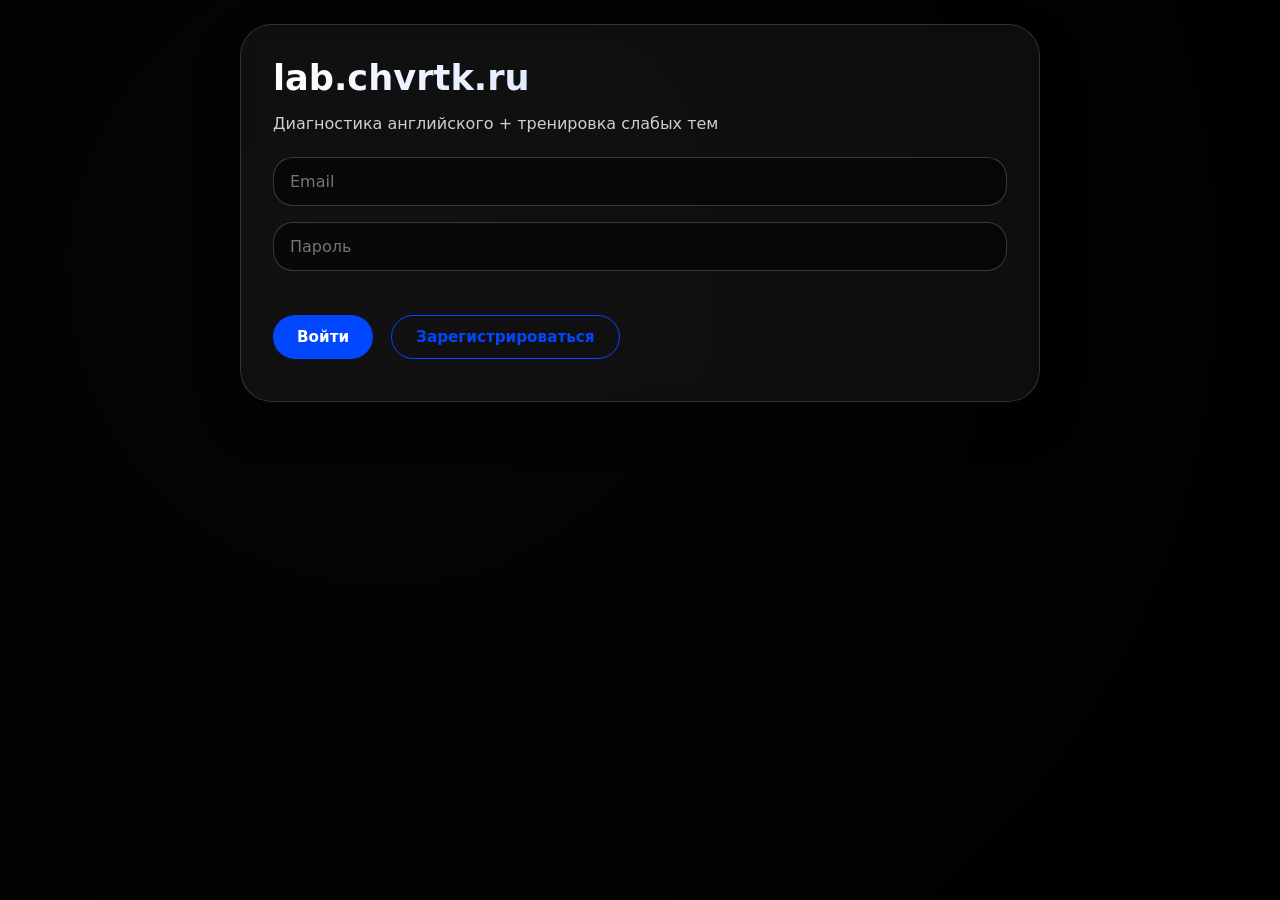
<file: CHVRTK PROJECT/labchvrtkru/index.html>
<!DOCTYPE html>
<html lang="ru">
<head>
    <meta charset="UTF-8">
    <meta name="viewport" content="width=device-width, initial-scale=1.0, user-scalable=yes">
    <title>lab.chvrtk.ru — диагностика английского</title>
    <style>
        * {
            margin: 0;
            padding: 0;
            box-sizing: border-box;
            font-family: 'Inter', system-ui, -apple-system, sans-serif;
        }

        body {
            background: radial-gradient(circle at 30% 30%, #050505 0%, #000000 100%);
            color: white;
            min-height: 100vh;
            padding: 1.5rem;
        }

        .container {
            max-width: 800px;
            margin: 0 auto;
        }

        .glass {
            background: rgba(255, 255, 255, 0.05);
            backdrop-filter: blur(12px);
            border-radius: 32px;
            padding: 2rem;
            border: 1px solid rgba(255, 255, 255, 0.15);
            box-shadow: 0 20px 40px rgba(0, 0, 0, 0.4);
        }

        h1, h2 {
            font-weight: 600;
            margin-bottom: 1rem;
            background: linear-gradient(135deg, #fff, #aaccff);
            -webkit-background-clip: text;
            background-clip: text;
            color: transparent;
        }

        h1 { font-size: 2.2rem; }
        h2 { font-size: 1.6rem; margin-top: 0.5rem; }

        .btn {
            background: #0047FF;
            border: none;
            padding: 12px 24px;
            border-radius: 40px;
            color: white;
            font-weight: 600;
            cursor: pointer;
            transition: 0.2s;
            margin: 8px 8px 0 0;
            display: inline-block;
            font-size: 0.95rem;
        }

        .btn-outline {
            background: transparent;
            border: 1px solid #0047FF;
            color: #0047FF;
        }

        .btn-outline:hover {
            background: rgba(0, 71, 255, 0.2);
        }

        .btn:hover {
            transform: translateY(-2px);
            filter: brightness(1.05);
        }

        .hr-input {
            width: 100%;
            padding: 14px 16px;
            background: rgba(0, 0, 0, 0.5);
            border: 1px solid rgba(255,255,255,0.2);
            border-radius: 20px;
            color: white;
            font-size: 1rem;
            margin-bottom: 16px;
            transition: 0.2s;
        }

        .hr-input:focus {
            outline: none;
            border-color: #0047FF;
            background: rgba(0,0,0,0.7);
        }

        .topic-score {
            margin: 15px 0;
        }

        .score-bar {
            height: 8px;
            background: #2c2c2c;
            border-radius: 4px;
            overflow: hidden;
            margin-top: 5px;
        }

        .score-fill {
            height: 100%;
            width: 0%;
            transition: width 0.4s ease;
        }

        .error-item {
            background: rgba(255, 50, 50, 0.1);
            border-left: 3px solid #ff4444;
            padding: 1rem;
            margin: 1rem 0;
            border-radius: 12px;
        }

        .training-item {
            background: rgba(255,255,255,0.03);
            border-radius: 20px;
            padding: 1rem;
            margin-bottom: 1rem;
            border: 1px solid rgba(255,255,255,0.1);
        }

        .hidden {
            display: none;
        }

        .flex-buttons {
            display: flex;
            flex-wrap: wrap;
            gap: 10px;
            margin: 20px 0 10px;
        }

        @media (max-width: 600px) {
            body { padding: 1rem; }
            .glass { padding: 1.5rem; }
            .btn { padding: 10px 18px; }
        }
    </style>
</head>
<body>
<div class="container">
    <!-- Логин/регистрация -->
    <div id="login-view" class="glass">
        <h1>lab.chvrtk.ru</h1>
        <p style="opacity:0.8; margin-bottom: 1.5rem;">Диагностика английского + тренировка слабых тем</p>
        <input type="email" id="login-email" placeholder="Email" class="hr-input" autocomplete="email">
        <input type="password" id="login-password" placeholder="Пароль" class="hr-input" autocomplete="current-password">
        <div class="flex-buttons">
            <button class="btn" id="login-btn">Войти</button>
            <button class="btn btn-outline" id="register-btn">Зарегистрироваться</button>
        </div>
    </div>

    <!-- Экран теста -->
    <div id="test-view" class="glass hidden">
        <h2>Диагностический тест</h2>
        <div id="test-question"></div>
        <div id="test-options" style="margin: 20px 0;"></div>
        <button class="btn" id="test-next">Далее</button>
        <div id="test-progress" style="margin-top: 20px; font-size: 0.9rem; opacity:0.7;"></div>
        <button class="btn btn-outline" id="skip-test" style="margin-top: 20px;">Пропустить диагностику → тренировка</button>
    </div>

    <!-- Результат теста -->
    <div id="result-view" class="glass hidden">
        <h2>Ваш результат</h2>
        <p><strong>Уровень: <span id="result-level"></span></strong></p>
        <div id="topic-scores"></div>
        <div class="flex-buttons">
            <button class="btn" id="train-btn">Тренировать слабые темы</button>
            <button class="btn btn-outline" id="retest-btn">Пройти тест заново</button>
            <button class="btn btn-outline" id="errors-btn">Ошибки</button>
            <button class="btn btn-outline" id="skip-from-result">Тренировка (все темы)</button>
        </div>
    </div>

    <!-- Тренировка -->
    <div id="training-view" class="glass hidden">
        <h2>Тренировка</h2>
        <div id="training-list"></div>
        <button class="btn" id="submit-training">Проверить</button>
        <div id="training-result" style="margin-top: 20px;"></div>
        <button class="btn btn-outline" id="back-to-result">Назад</button>
    </div>

    <!-- Ошибки -->
    <div id="errors-view" class="glass hidden">
        <h2>Ошибки из последнего теста</h2>
        <div id="errors-list"></div>
        <button class="btn btn-outline" id="close-errors">Закрыть</button>
    </div>
</div>

<script>
    // ========== КОНФИГ ==========
    const API_BASE = 'https://d5d34ggl6saovpdajhps.a6hc9vya.apigw.yandexcloud.net';
    let token = localStorage.getItem('token');
    let currentQuestions = [];
    let currentAnswers = [];
    let currentQuestionIndex = 0;
    let trainingQuestions = [];
    let trainingAnswers = [];

    // ========== ВСПОМОГАТЕЛЬНЫЕ ФУНКЦИИ ==========
    async function apiCall(endpoint, method, body = null, needAuth = true) {
        const headers = { 'Content-Type': 'application/json' };
        if (needAuth && token) headers['Authorization'] = `Bearer ${token}`;
        const res = await fetch(`${API_BASE}/${endpoint}`, {
            method,
            headers,
            body: body ? JSON.stringify(body) : undefined
        });
        if (res.status === 401) {
            logout();
            throw new Error('Сессия истекла, войдите снова');
        }
        const data = await res.json();
        if (!res.ok) throw new Error(data.error || 'Ошибка запроса');
        return data;
    }

    function logout() {
        localStorage.removeItem('token');
        token = null;
        showView('login');
    }

    function showView(viewName) {
        const views = ['login', 'test', 'result', 'training', 'errors'];
        views.forEach(v => {
            const el = document.getElementById(`${v}-view`);
            if (el) el.classList.add('hidden');
        });
        document.getElementById(`${viewName}-view`).classList.remove('hidden');
    }

    // ========== ЛОГИН / РЕГИСТРАЦИЯ ==========
    document.getElementById('login-btn').onclick = async () => {
        const email = document.getElementById('login-email').value.trim();
        const password = document.getElementById('login-password').value;
        if (!email || !password) return alert('Заполните email и пароль');
        try {
            const data = await apiCall('user-login', 'POST', { email, password }, false);
            token = data.token;
            localStorage.setItem('token', token);
            startDiagnostic();
        } catch (e) {
            alert('Ошибка входа: ' + e.message);
        }
    };

    document.getElementById('register-btn').onclick = async () => {
        const email = document.getElementById('login-email').value.trim();
        const password = document.getElementById('login-password').value;
        if (!email || !password) return alert('Заполните email и пароль');
        try {
            const data = await apiCall('register', 'POST', { email, password }, false);
            token = data.token;
            localStorage.setItem('token', token);
            startDiagnostic();
        } catch (e) {
            alert('Ошибка регистрации: ' + e.message);
        }
    };

    // ========== ДИАГНОСТИЧЕСКИЙ ТЕСТ ==========
    async function startDiagnostic() {
        showView('test');
        try {
            currentQuestions = await apiCall('test', 'GET');
            currentAnswers = [];
            currentQuestionIndex = 0;
            renderQuestion();
        } catch (e) {
            alert('Не удалось загрузить тест: ' + e.message);
            showView('login');
        }
    }

    function renderQuestion() {
        if (currentQuestionIndex >= currentQuestions.length) {
            submitTest();
            return;
        }
        const q = currentQuestions[currentQuestionIndex];
        document.getElementById('test-question').innerHTML = `<p><strong>${escapeHtml(q.topic_name)}</strong><br>${escapeHtml(q.text)}</p>`;
        const optsDiv = document.getElementById('test-options');
        optsDiv.innerHTML = '';
        q.options.forEach((opt, idx) => {
            const letter = String.fromCharCode(65 + idx);
            const btn = document.createElement('button');
            btn.textContent = `${letter}. ${escapeHtml(opt)}`;
            btn.className = 'btn btn-outline';
            btn.style.margin = '8px 8px 0 0';
            btn.onclick = () => {
                currentAnswers.push({ question_id: q.id, user_answer: letter });
                currentQuestionIndex++;
                renderQuestion();
            };
            optsDiv.appendChild(btn);
        });
        document.getElementById('test-progress').innerHTML = `Вопрос ${currentQuestionIndex+1} из ${currentQuestions.length}`;
    }

    async function submitTest() {
        try {
            const result = await apiCall('submit', 'POST', { answers: currentAnswers });
            showResult(result);
        } catch (e) {
            alert('Ошибка отправки теста: ' + e.message);
        }
    }

    function showResult(res) {
        document.getElementById('result-level').innerText = res.level;
        const container = document.getElementById('topic-scores');
        container.innerHTML = '';
        for (const [topic, score] of Object.entries(res.topic_scores)) {
            const percent = Math.round(score * 100);
            const color = percent < 60 ? '#ff5555' : (percent < 80 ? '#ffaa44' : '#44ff44');
            container.innerHTML += `
                <div class="topic-score">
                    <span>${escapeHtml(topic)}: ${percent}%</span>
                    <div class="score-bar"><div class="score-fill" style="width:${percent}%; background:${color};"></div></div>
                </div>
            `;
        }
        showView('result');
    }

    // ========== ТРЕНИРОВКА ==========
    async function startTraining(randomMode = false) {
        try {
            const url = randomMode ? 'training?random=true' : 'training';
            const training = await apiCall(url, 'GET');
            trainingQuestions = training;
            trainingAnswers = [];
            renderTraining();
            showView('training');
        } catch (e) {
            alert('Не удалось загрузить тренировку: ' + e.message);
        }
    }

    function renderTraining() {
        const container = document.getElementById('training-list');
        container.innerHTML = '';
        trainingQuestions.forEach((q, idx) => {
            const div = document.createElement('div');
            div.className = 'training-item';
            div.innerHTML = `<p><strong>${escapeHtml(q.text)}</strong></p>`;
            const optsDiv = document.createElement('div');
            q.options.forEach((opt, optIdx) => {
                const letter = String.fromCharCode(65 + optIdx);
                const btn = document.createElement('button');
                btn.textContent = `${letter}. ${escapeHtml(opt)}`;
                btn.className = 'btn btn-outline';
                btn.style.margin = '5px';
                btn.onclick = () => {
                    if (!trainingAnswers[idx]) trainingAnswers[idx] = {};
                    trainingAnswers[idx] = { question_id: q.id, user_answer: letter };
                    // Визуально выделяем выбранный
                    optsDiv.querySelectorAll('button').forEach(b => b.style.background = 'transparent');
                    btn.style.background = '#0047FF';
                };
                optsDiv.appendChild(btn);
            });
            div.appendChild(optsDiv);
            container.appendChild(div);
        });
    }

    document.getElementById('submit-training').onclick = async () => {
        if (trainingAnswers.length !== trainingQuestions.length || trainingAnswers.some(a => !a)) {
            alert('Ответьте на все вопросы');
            return;
        }
        try {
            const res = await apiCall('training', 'POST', { answers: trainingAnswers });
            const correctCount = res.results.filter(r => r.correct).length;
            document.getElementById('training-result').innerHTML = `<p>✅ Правильно: ${correctCount} из ${res.results.length}</p>`;
        } catch (e) {
            alert('Ошибка проверки: ' + e.message);
        }
    };

    // ========== ОШИБКИ ==========
    async function showErrors() {
        try {
            const errors = await apiCall('errors', 'GET');
            const div = document.getElementById('errors-list');
            if (!errors.length) {
                div.innerHTML = '<p>✨ Нет ошибок! Отличная работа.</p>';
            } else {
                div.innerHTML = errors.map(e => `
                    <div class="error-item">
                        <strong>${escapeHtml(e.question_text)}</strong><br>
                        Ваш ответ: ${escapeHtml(e.user_answer)}<br>
                        Правильный ответ: ${escapeHtml(e.correct_answer_display)}
                    </div>
                `).join('');
            }
            showView('errors');
        } catch (e) {
            alert('Не удалось загрузить ошибки: ' + e.message);
        }
    }

    // ========== НАВИГАЦИЯ И УТИЛИТЫ ==========
    document.getElementById('retest-btn').onclick = () => startDiagnostic();
    document.getElementById('train-btn').onclick = () => startTraining(false);
    document.getElementById('skip-test').onclick = () => startTraining(true);
    document.getElementById('skip-from-result').onclick = () => startTraining(true);
    document.getElementById('errors-btn').onclick = () => showErrors();
    document.getElementById('close-errors').onclick = () => showView('result');
    document.getElementById('back-to-result').onclick = () => showView('result');

    function escapeHtml(str) {
        if (!str) return '';
        return String(str).replace(/[&<>]/g, function(m) {
            if (m === '&') return '&amp;';
            if (m === '<') return '&lt;';
            if (m === '>') return '&gt;';
            return m;
        });
    }

    // Если уже есть токен — сразу тест
    if (token) {
        startDiagnostic().catch(() => showView('login'));
    } else {
        showView('login');
    }
</script>
</body>
</html>
</file>
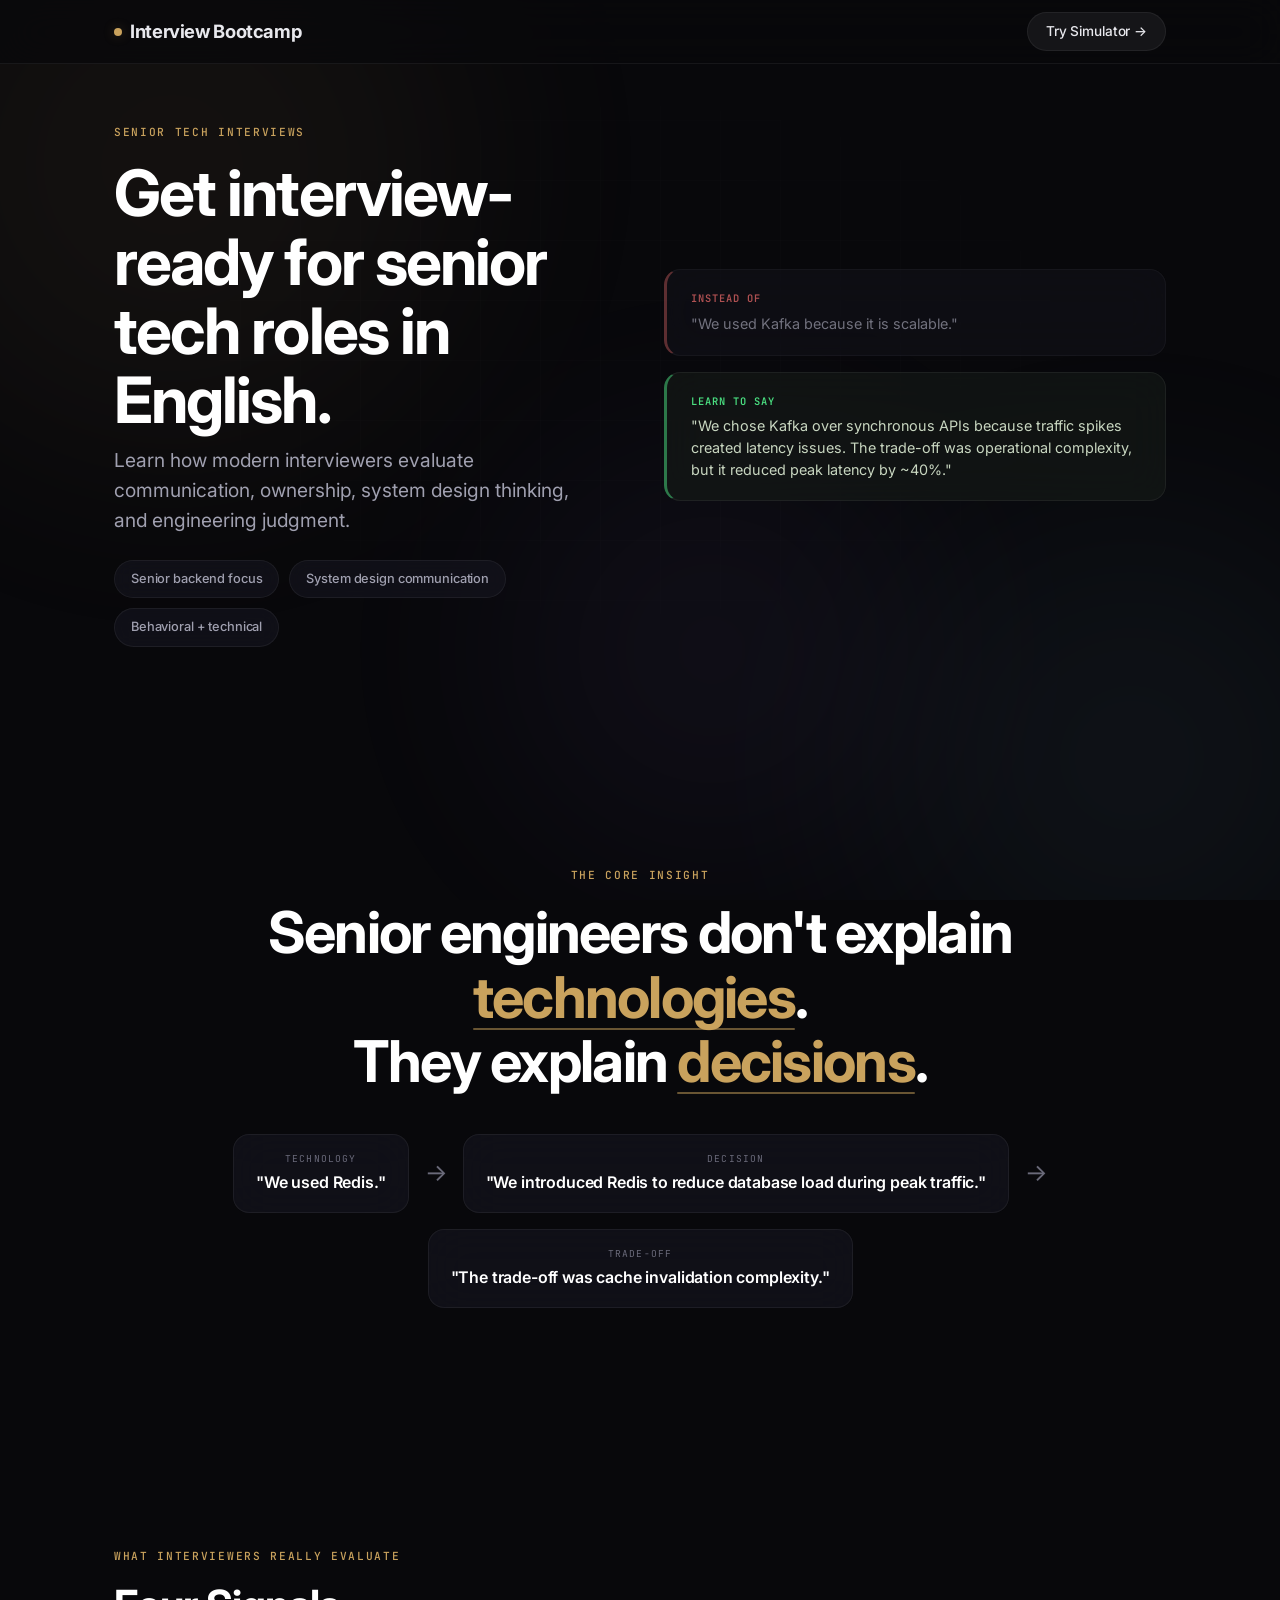
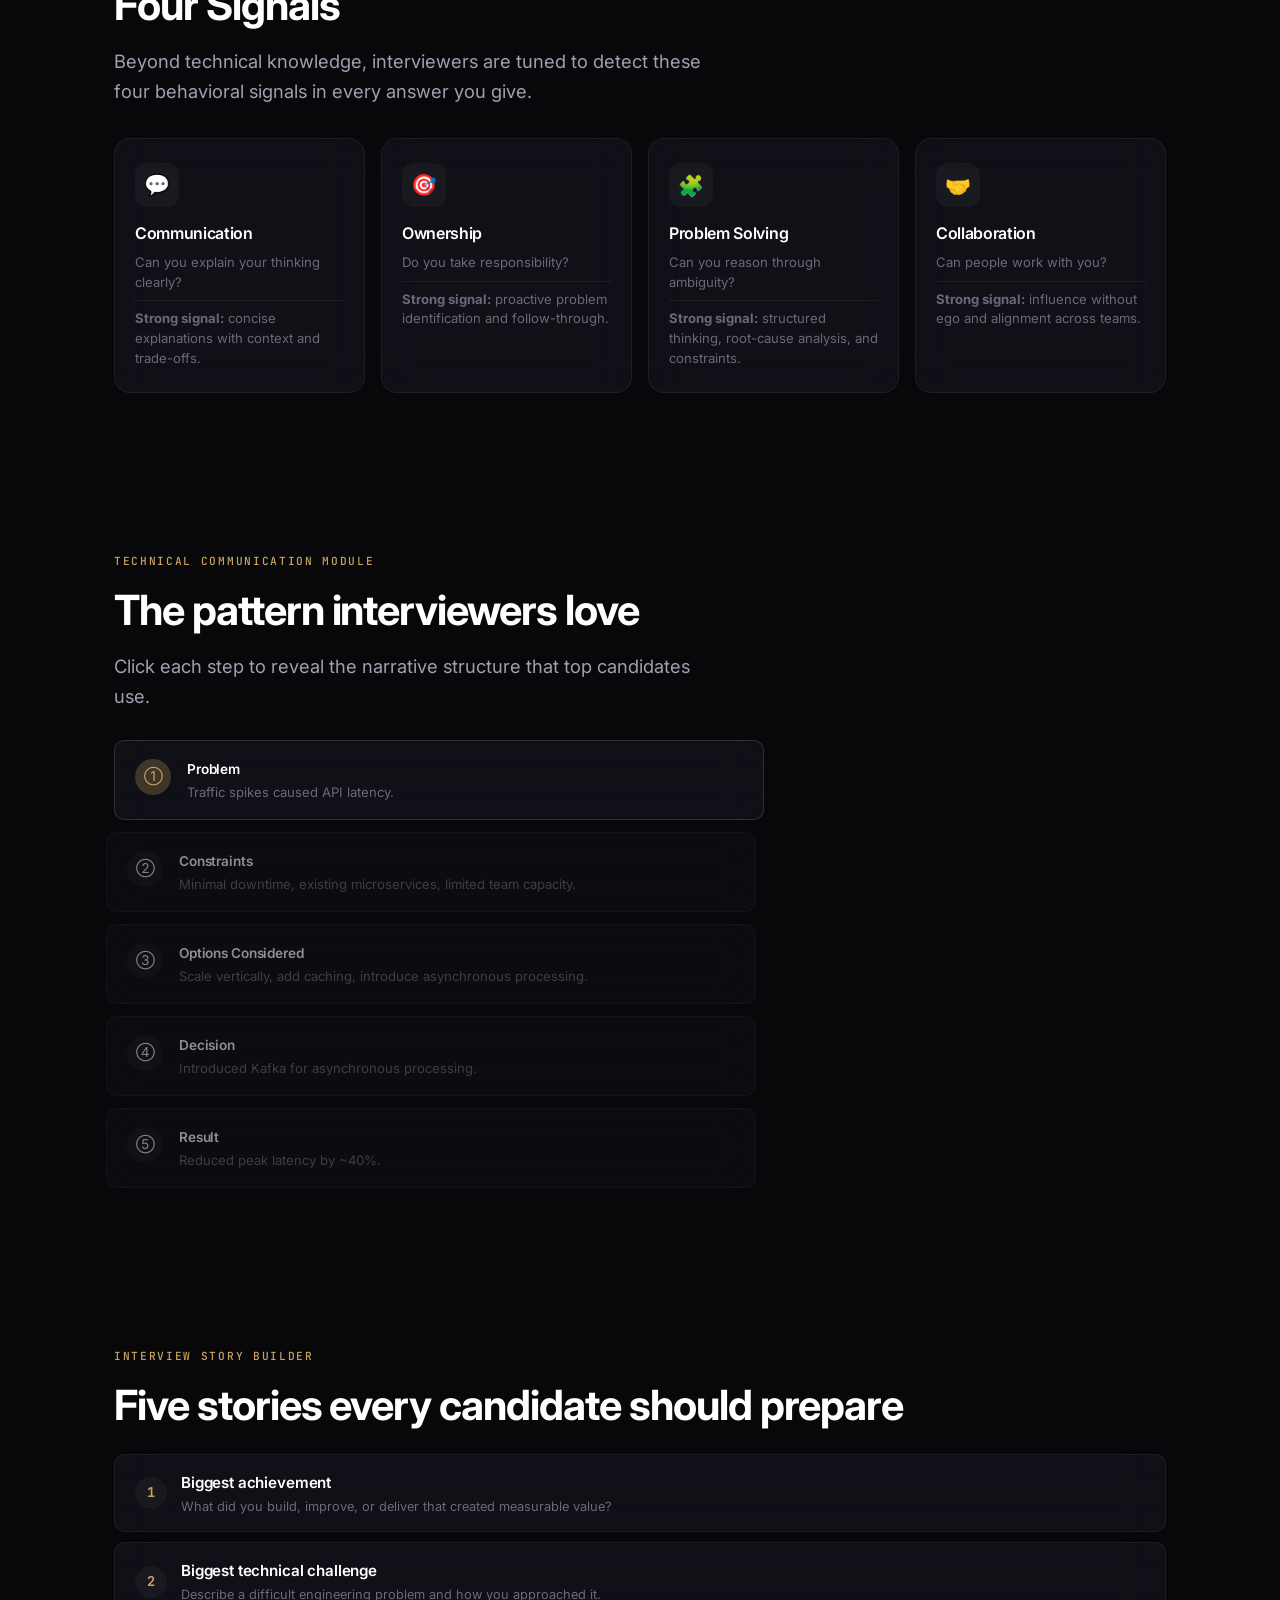
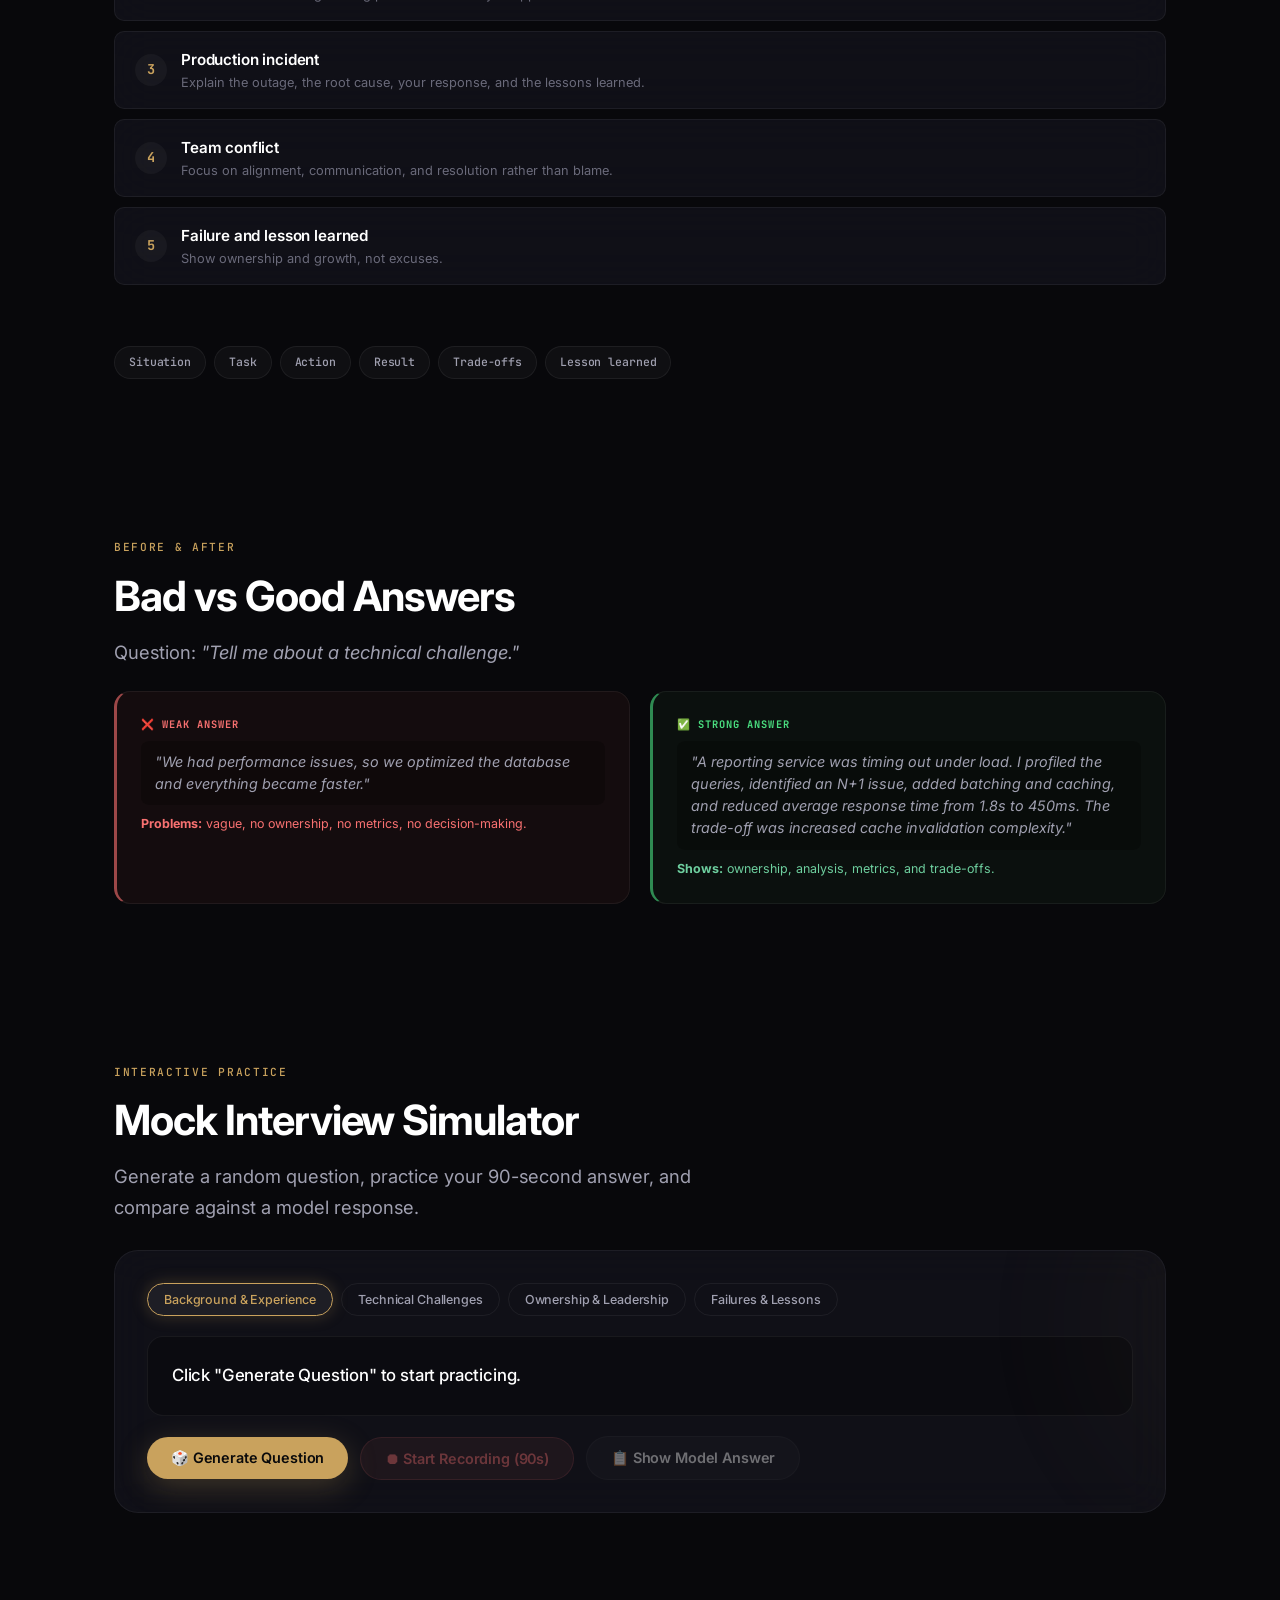
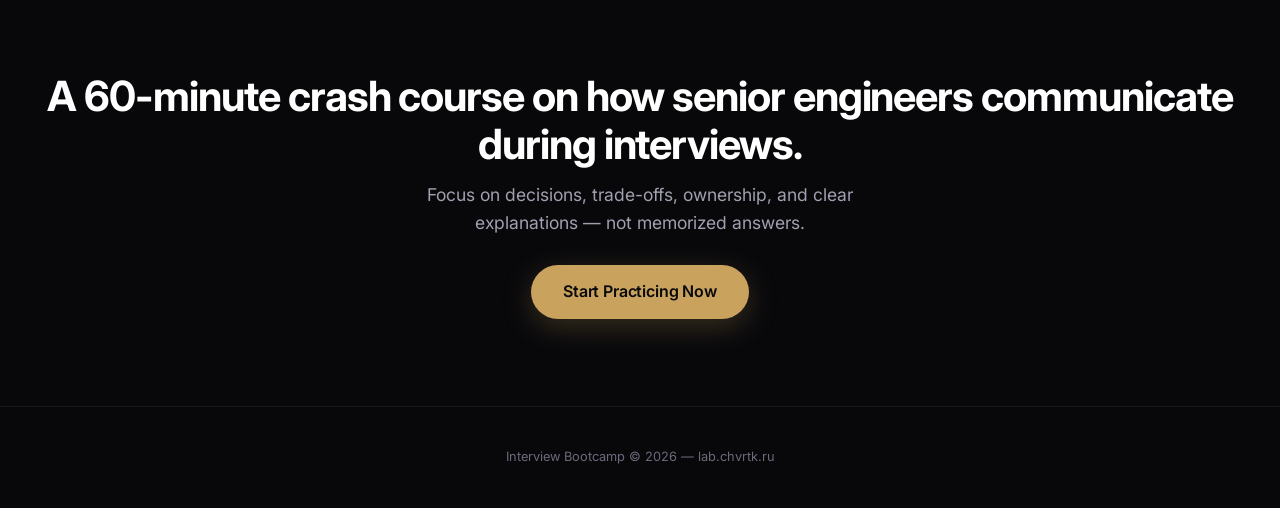
<file: interviewbootcamp.html>
<!DOCTYPE html>
<html lang="en">
<head>
    <meta charset="UTF-8">
    <meta name="viewport" content="width=device-width, initial-scale=1.0">
    <title>Interview Bootcamp — Senior Tech Communication</title>
    <style>
        :root {
            --bg: #08080b;
            --bg-elevated: #0e0e14;
            --bg-card: rgba(18, 18, 26, 0.7);
            --bg-glass: rgba(22, 22, 32, 0.6);
            --border: rgba(255, 255, 255, 0.06);
            --border-hover: rgba(255, 255, 255, 0.14);
            --text: #e8e8ed;
            --text-secondary: #a0a0b0;
            --text-muted: #6a6a7a;
            --accent: #c9a25d;
            --accent-glow: rgba(201, 162, 93, 0.25);
            --accent-2: #7eb8da;
            --accent-2-glow: rgba(126, 184, 218, 0.2);
            --accent-3: #a78bfa;
            --accent-3-glow: rgba(167, 139, 250, 0.2);
            --accent-4: #6ecf9f;
            --accent-4-glow: rgba(110, 207, 159, 0.2);
            --red: #f87171;
            --red-glow: rgba(248, 113, 113, 0.2);
            --green: #4ade80;
            --green-glow: rgba(74, 222, 128, 0.2);
            --radius-sm: 10px;
            --radius: 16px;
            --radius-lg: 24px;
            --radius-xl: 32px;
            --font-display: 'Inter', 'SF Pro Display', 'Segoe UI', system-ui, -apple-system, sans-serif;
            --font-body: 'Inter', 'SF Pro Text', 'Segoe UI', system-ui, -apple-system, sans-serif;
            --font-mono: 'JetBrains Mono', 'SF Mono', 'Fira Code', 'Cascadia Code', monospace;
            --transition: 0.3s cubic-bezier(0.4, 0, 0.2, 1);
            --transition-slow: 0.6s cubic-bezier(0.4, 0, 0.2, 1);
            --transition-spring: 0.5s cubic-bezier(0.34, 1.56, 0.64, 1);
            --max-width: 1100px;
            --nav-height: 64px;
        }

        * {
            margin: 0;
            padding: 0;
            box-sizing: border-box;
        }

        html {
            scroll-behavior: smooth;
            scrollbar-width: thin;
            scrollbar-color: rgba(255, 255, 255, 0.1) transparent;
        }
        html::-webkit-scrollbar {
            width: 6px;
        }
        html::-webkit-scrollbar-track {
            background: transparent;
        }
        html::-webkit-scrollbar-thumb {
            background: rgba(255, 255, 255, 0.08);
            border-radius: 3px;
        }

        body {
            background: var(--bg);
            color: var(--text);
            font-family: var(--font-body);
            line-height: 1.6;
            -webkit-font-smoothing: antialiased;
            -moz-osx-font-smoothing: grayscale;
            overflow-x: hidden;
            min-height: 100vh;
        }

        /* Subtle animated background */
        .bg-ambient {
            position: fixed;
            inset: 0;
            pointer-events: none;
            z-index: 0;
            overflow: hidden;
        }
        .bg-orb {
            position: absolute;
            border-radius: 50%;
            filter: blur(120px);
            opacity: 0.06;
            animation: orbFloat 20s ease-in-out infinite;
        }
        .bg-orb-1 {
            width: 600px;
            height: 600px;
            background: var(--accent);
            top: -15%;
            left: -10%;
            animation-delay: 0s;
        }
        .bg-orb-2 {
            width: 500px;
            height: 500px;
            background: var(--accent-2);
            bottom: -12%;
            right: -8%;
            animation-delay: -7s;
            animation-duration: 24s;
        }
        .bg-orb-3 {
            width: 400px;
            height: 400px;
            background: var(--accent-3);
            top: 50%;
            left: 40%;
            animation-delay: -14s;
            animation-duration: 18s;
        }
        @keyframes orbFloat {
            0%,
            100% {
                transform: translate(0, 0) scale(1);
            }
            25% {
                transform: translate(60px, -40px) scale(1.15);
            }
            50% {
                transform: translate(-30px, 50px) scale(0.9);
            }
            75% {
                transform: translate(-50px, -20px) scale(1.1);
            }
        }

        .bg-grid {
            position: fixed;
            inset: 0;
            pointer-events: none;
            z-index: 0;
            opacity: 0.025;
            background-image:
                linear-gradient(rgba(255, 255, 255, 0.5) 1px, transparent 1px),
                linear-gradient(90deg, rgba(255, 255, 255, 0.5) 1px, transparent 1px);
            background-size: 60px 60px;
            mask-image: radial-gradient(ellipse 70% 60% at 50% 40%, black 30%, transparent 70%);
            -webkit-mask-image: radial-gradient(ellipse 70% 60% at 50% 40%, black 30%, transparent 70%);
        }

        /* Navigation */
        .nav {
            position: fixed;
            top: 0;
            left: 0;
            right: 0;
            z-index: 100;
            height: var(--nav-height);
            background: rgba(8, 8, 11, 0.75);
            backdrop-filter: blur(20px);
            -webkit-backdrop-filter: blur(20px);
            border-bottom: 1px solid var(--border);
            transition: var(--transition);
        }
        .nav-inner {
            max-width: var(--max-width);
            margin: 0 auto;
            padding: 0 24px;
            height: 100%;
            display: flex;
            align-items: center;
            justify-content: space-between;
        }
        .nav-logo {
            font-family: var(--font-display);
            font-weight: 700;
            font-size: 1.15rem;
            letter-spacing: -0.02em;
            color: var(--text);
            text-decoration: none;
            display: flex;
            align-items: center;
            gap: 8px;
        }
        .nav-logo-dot {
            width: 8px;
            height: 8px;
            border-radius: 50%;
            background: var(--accent);
            box-shadow: 0 0 12px var(--accent-glow);
        }
        .nav-cta {
            background: rgba(255, 255, 255, 0.06);
            border: 1px solid var(--border);
            color: var(--text);
            padding: 8px 18px;
            border-radius: 50px;
            font-size: 0.85rem;
            font-weight: 500;
            cursor: pointer;
            transition: var(--transition);
            font-family: var(--font-body);
            letter-spacing: -0.01em;
            text-decoration: none;
        }
        .nav-cta:hover {
            background: rgba(255, 255, 255, 0.12);
            border-color: var(--border-hover);
        }

        /* Main content wrapper */
        .main {
            position: relative;
            z-index: 1;
        }
        .section {
            max-width: var(--max-width);
            margin: 0 auto;
            padding: 80px 24px;
            position: relative;
        }
        .section-hero {
            padding-top: calc(var(--nav-height) + 60px);
            padding-bottom: 60px;
        }

        /* Typography */
        .eyebrow {
            font-family: var(--font-mono);
            font-size: 0.7rem;
            text-transform: uppercase;
            letter-spacing: 0.15em;
            color: var(--accent);
            margin-bottom: 16px;
            font-weight: 500;
        }
        h1 {
            font-family: var(--font-display);
            font-size: clamp(2.4rem, 5.5vw, 4rem);
            font-weight: 700;
            line-height: 1.08;
            letter-spacing: -0.03em;
            margin-bottom: 20px;
            color: #fff;
        }
        h2 {
            font-family: var(--font-display);
            font-size: clamp(1.8rem, 3.5vw, 2.6rem);
            font-weight: 700;
            line-height: 1.15;
            letter-spacing: -0.025em;
            margin-bottom: 16px;
            color: #fff;
        }
        h3 {
            font-family: var(--font-display);
            font-size: 1.3rem;
            font-weight: 600;
            letter-spacing: -0.02em;
            color: #fff;
        }
        .text-lg {
            font-size: 1.15rem;
            line-height: 1.65;
            color: var(--text-secondary);
            max-width: 600px;
        }
        .text-muted {
            color: var(--text-muted);
            font-size: 0.9rem;
        }
        .highlight {
            color: var(--accent);
            font-weight: 500;
        }
        .highlight-2 {
            color: var(--accent-2);
            font-weight: 500;
        }
        .highlight-3 {
            color: var(--accent-3);
            font-weight: 500;
        }

        /* Badge/tag */
        .badge-row {
            display: flex;
            flex-wrap: wrap;
            gap: 10px;
            margin-top: 24px;
        }
        .badge {
            display: inline-block;
            padding: 8px 16px;
            border-radius: 50px;
            font-size: 0.8rem;
            font-weight: 500;
            letter-spacing: -0.01em;
            border: 1px solid var(--border);
            background: var(--bg-glass);
            color: var(--text-secondary);
            backdrop-filter: blur(10px);
            -webkit-backdrop-filter: blur(10px);
            transition: var(--transition);
        }
        .badge:hover {
            border-color: var(--border-hover);
            color: var(--text);
            background: rgba(30, 30, 42, 0.7);
        }

        /* Glass card */
        .glass-card {
            background: var(--bg-glass);
            border: 1px solid var(--border);
            border-radius: var(--radius);
            padding: 28px;
            backdrop-filter: blur(20px);
            -webkit-backdrop-filter: blur(20px);
            transition: var(--transition);
            position: relative;
            overflow: hidden;
        }
        .glass-card:hover {
            border-color: var(--border-hover);
            background: rgba(28, 28, 40, 0.65);
            transform: translateY(-2px);
            box-shadow: 0 20px 50px rgba(0, 0, 0, 0.4);
        }
        .glass-card::before {
            content: '';
            position: absolute;
            top: 0;
            left: 0;
            right: 0;
            height: 1px;
            background: linear-gradient(90deg, transparent, rgba(255, 255, 255, 0.08), transparent);
            opacity: 0;
            transition: var(--transition);
        }
        .glass-card:hover::before {
            opacity: 1;
        }

        /* Hero section */
        .hero-grid {
            display: grid;
            grid-template-columns: 1fr 1fr;
            gap: 48px;
            align-items: center;
        }
        .hero-left h1 {
            margin-bottom: 12px;
        }
        .hero-left .subtitle {
            font-size: 1.2rem;
            color: var(--text-secondary);
            margin-bottom: 24px;
            line-height: 1.55;
            max-width: 480px;
        }
        .hero-right {
            display: flex;
            flex-direction: column;
            gap: 16px;
        }
        .comparison-card {
            background: var(--bg-glass);
            border: 1px solid var(--border);
            border-radius: var(--radius);
            padding: 20px 24px;
            backdrop-filter: blur(20px);
            -webkit-backdrop-filter: blur(20px);
            transition: var(--transition);
        }
        .comparison-card.weak {
            border-left: 3px solid rgba(248, 113, 113, 0.5);
            opacity: 0.7;
        }
        .comparison-card.strong {
            border-left: 3px solid rgba(74, 222, 128, 0.5);
            background: rgba(22, 28, 24, 0.6);
        }
        .comparison-label {
            font-family: var(--font-mono);
            font-size: 0.65rem;
            text-transform: uppercase;
            letter-spacing: 0.1em;
            margin-bottom: 6px;
            font-weight: 600;
        }
        .weak .comparison-label {
            color: #f87171;
        }
        .strong .comparison-label {
            color: #4ade80;
        }
        .comparison-text {
            font-size: 0.9rem;
            color: var(--text-secondary);
            line-height: 1.5;
            font-family: var(--font-body);
        }
        .strong .comparison-text {
            color: #c8d6c0;
        }

        /* Core Insight — sticky visual */
        .insight-block {
            position: relative;
            text-align: center;
            padding: 100px 24px;
            margin: 40px 0;
        }
        .insight-sticky {
            position: sticky;
            top: 50%;
            transform: translateY(-50%);
            z-index: 2;
        }
        .insight-mega {
            font-family: var(--font-display);
            font-size: clamp(2.2rem, 5vw, 3.6rem);
            font-weight: 700;
            line-height: 1.12;
            letter-spacing: -0.03em;
            color: #fff;
            margin-bottom: 32px;
        }
        .insight-mega em {
            font-style: normal;
            color: var(--accent);
            position: relative;
        }
        .insight-mega em::after {
            content: '';
            position: absolute;
            bottom: 2px;
            left: 0;
            right: 0;
            height: 2px;
            background: var(--accent);
            opacity: 0.5;
            border-radius: 1px;
        }
        .insight-progression {
            display: flex;
            align-items: center;
            justify-content: center;
            gap: 16px;
            flex-wrap: wrap;
            margin-top: 40px;
        }
        .insight-step {
            background: var(--bg-glass);
            border: 1px solid var(--border);
            border-radius: var(--radius);
            padding: 16px 22px;
            text-align: center;
            backdrop-filter: blur(20px);
            -webkit-backdrop-filter: blur(20px);
            transition: var(--transition-spring);
            min-width: 130px;
        }
        .insight-step:hover {
            transform: translateY(-4px);
            border-color: var(--border-hover);
            box-shadow: 0 16px 40px rgba(0, 0, 0, 0.5);
        }
        .insight-step-label {
            font-family: var(--font-mono);
            font-size: 0.6rem;
            text-transform: uppercase;
            letter-spacing: 0.12em;
            color: var(--text-muted);
            margin-bottom: 4px;
        }
        .insight-step-value {
            font-weight: 600;
            font-size: 1rem;
            color: #fff;
            letter-spacing: -0.01em;
        }
        .insight-arrow {
            font-size: 1.5rem;
            color: var(--text-muted);
            flex-shrink: 0;
            animation: pulseArrow 2s ease-in-out infinite;
        }
        @keyframes pulseArrow {
            0%,
            100% {
                opacity: 0.4;
                transform: translateX(0);
            }
            50% {
                opacity: 1;
                transform: translateX(6px);
            }
        }

        /* Four Signals grid */
        .signals-grid {
            display: grid;
            grid-template-columns: repeat(4, 1fr);
            gap: 16px;
            margin-top: 32px;
        }
        .signal-card {
            background: var(--bg-glass);
            border: 1px solid var(--border);
            border-radius: var(--radius);
            padding: 24px 20px;
            backdrop-filter: blur(20px);
            -webkit-backdrop-filter: blur(20px);
            cursor: pointer;
            transition: var(--transition-spring);
            position: relative;
            overflow: hidden;
        }
        .signal-card:hover {
            transform: translateY(-6px);
            border-color: var(--border-hover);
            box-shadow: 0 24px 50px rgba(0, 0, 0, 0.5);
        }
        .signal-card.active {
            border-color: var(--accent);
            box-shadow: 0 0 0 4px var(--accent-glow);
            background: rgba(28, 24, 18, 0.6);
        }
        .signal-icon {
            width: 44px;
            height: 44px;
            border-radius: 12px;
            display: flex;
            align-items: center;
            justify-content: center;
            font-size: 1.3rem;
            margin-bottom: 14px;
            background: rgba(255, 255, 255, 0.04);
            transition: var(--transition);
        }
        .signal-card:nth-child(1) .signal-icon {
            color: var(--accent);
        }
        .signal-card:nth-child(2) .signal-icon {
            color: var(--accent-2);
        }
        .signal-card:nth-child(3) .signal-icon {
            color: var(--accent-3);
        }
        .signal-card:nth-child(4) .signal-icon {
            color: var(--accent-4);
        }
        .signal-card h3 {
            font-size: 1rem;
            margin-bottom: 6px;
        }
        .signal-card p {
            font-size: 0.82rem;
            color: var(--text-muted);
            line-height: 1.5;
        }
        .signal-strong {
            font-size: 0.78rem;
            color: var(--text-secondary);
            margin-top: 8px;
            padding-top: 8px;
            border-top: 1px solid var(--border);
            line-height: 1.4;
        }

        /* Tech Communication — progressive reveal */
        .progressive-reveal {
            display: flex;
            flex-direction: column;
            gap: 12px;
            margin-top: 28px;
            max-width: 650px;
        }
        .reveal-step {
            display: flex;
            align-items: flex-start;
            gap: 16px;
            padding: 18px 20px;
            border-radius: var(--radius-sm);
            background: var(--bg-glass);
            border: 1px solid var(--border);
            cursor: pointer;
            transition: var(--transition-spring);
            backdrop-filter: blur(20px);
            -webkit-backdrop-filter: blur(20px);
            opacity: 0.55;
            transform: translateX(-8px);
        }
        .reveal-step.revealed {
            opacity: 1;
            transform: translateX(0);
            border-color: var(--border-hover);
        }
        .reveal-step:hover {
            border-color: var(--border-hover);
            background: rgba(28, 28, 42, 0.6);
        }
        .reveal-step-icon {
            width: 36px;
            height: 36px;
            border-radius: 50%;
            display: flex;
            align-items: center;
            justify-content: center;
            font-size: 0.85rem;
            flex-shrink: 0;
            background: rgba(255, 255, 255, 0.04);
            transition: var(--transition);
        }
        .reveal-step.revealed .reveal-step-icon {
            background: var(--accent-glow);
            color: var(--accent);
        }
        .reveal-step-content h4 {
            font-size: 0.85rem;
            font-weight: 600;
            color: #fff;
            margin-bottom: 2px;
            letter-spacing: -0.01em;
        }
        .reveal-step-content p {
            font-size: 0.82rem;
            color: var(--text-muted);
            line-height: 1.4;
        }

        /* Story Builder */
        .story-list {
            display: flex;
            flex-direction: column;
            gap: 10px;
            margin-top: 24px;
        }
        .story-item {
            display: flex;
            align-items: center;
            gap: 14px;
            padding: 16px 20px;
            border-radius: var(--radius-sm);
            background: var(--bg-glass);
            border: 1px solid var(--border);
            cursor: pointer;
            transition: var(--transition-spring);
            backdrop-filter: blur(20px);
            -webkit-backdrop-filter: blur(20px);
        }
        .story-item:hover {
            border-color: var(--border-hover);
            background: rgba(28, 28, 42, 0.55);
        }
        .story-num {
            width: 32px;
            height: 32px;
            border-radius: 50%;
            background: rgba(255, 255, 255, 0.04);
            display: flex;
            align-items: center;
            justify-content: center;
            font-weight: 700;
            font-size: 0.85rem;
            color: var(--accent);
            flex-shrink: 0;
            font-family: var(--font-mono);
        }
        .story-item h4 {
            font-size: 0.95rem;
            font-weight: 600;
            color: #fff;
            letter-spacing: -0.01em;
        }
        .story-item p {
            font-size: 0.8rem;
            color: var(--text-muted);
            margin-top: 2px;
            line-height: 1.4;
        }
        .story-framework {
            display: flex;
            flex-wrap: wrap;
            gap: 8px;
            margin-top: 20px;
        }
        .framework-tag {
            padding: 6px 14px;
            border-radius: 50px;
            font-size: 0.72rem;
            font-weight: 500;
            background: rgba(255, 255, 255, 0.03);
            border: 1px solid var(--border);
            color: var(--text-secondary);
            font-family: var(--font-mono);
            letter-spacing: -0.01em;
            transition: var(--transition);
        }
        .framework-tag:hover {
            border-color: var(--accent);
            color: var(--accent);
            background: rgba(201, 162, 93, 0.06);
        }

        /* Before/After */
        .before-after-grid {
            display: grid;
            grid-template-columns: 1fr 1fr;
            gap: 20px;
            margin-top: 24px;
        }
        .ba-card {
            border-radius: var(--radius);
            padding: 24px;
            border: 1px solid var(--border);
            backdrop-filter: blur(20px);
            -webkit-backdrop-filter: blur(20px);
            transition: var(--transition);
        }
        .ba-card.bad {
            background: rgba(40, 20, 20, 0.4);
            border-left: 3px solid rgba(248, 113, 113, 0.6);
        }
        .ba-card.good {
            background: rgba(18, 30, 22, 0.4);
            border-left: 3px solid rgba(74, 222, 128, 0.6);
        }
        .ba-label {
            font-family: var(--font-mono);
            font-size: 0.65rem;
            text-transform: uppercase;
            letter-spacing: 0.1em;
            font-weight: 700;
            margin-bottom: 8px;
        }
        .bad .ba-label {
            color: #f87171;
        }
        .good .ba-label {
            color: #4ade80;
        }
        .ba-quote {
            font-style: italic;
            color: var(--text-secondary);
            font-size: 0.9rem;
            line-height: 1.55;
            margin-bottom: 10px;
            padding: 10px 14px;
            background: rgba(0, 0, 0, 0.25);
            border-radius: 8px;
        }
        .ba-problems {
            font-size: 0.78rem;
            color: #f87171;
            line-height: 1.5;
        }
        .ba-strengths {
            font-size: 0.78rem;
            color: #6ecf9f;
            line-height: 1.5;
        }

        /* Mock Interview Simulator */
        .simulator {
            background: var(--bg-glass);
            border: 1px solid var(--border);
            border-radius: var(--radius-lg);
            padding: 32px;
            backdrop-filter: blur(20px);
            -webkit-backdrop-filter: blur(20px);
            margin-top: 28px;
            position: relative;
            overflow: hidden;
        }
        .simulator::before {
            content: '';
            position: absolute;
            top: -50%;
            right: -30%;
            width: 400px;
            height: 400px;
            border-radius: 50%;
            background: var(--accent);
            opacity: 0.03;
            filter: blur(80px);
            pointer-events: none;
        }
        .sim-tabs {
            display: flex;
            flex-wrap: wrap;
            gap: 8px;
            margin-bottom: 20px;
        }
        .sim-tab {
            padding: 8px 16px;
            border-radius: 50px;
            font-size: 0.78rem;
            cursor: pointer;
            border: 1px solid var(--border);
            background: transparent;
            color: var(--text-secondary);
            transition: var(--transition);
            font-family: var(--font-body);
            font-weight: 500;
            letter-spacing: -0.01em;
            white-space: nowrap;
        }
        .sim-tab:hover {
            border-color: var(--border-hover);
            color: #fff;
        }
        .sim-tab.active {
            background: rgba(255, 255, 255, 0.06);
            border-color: var(--accent);
            color: var(--accent);
            box-shadow: 0 0 16px var(--accent-glow);
        }
        .sim-question-display {
            background: rgba(0, 0, 0, 0.3);
            border: 1px solid var(--border);
            border-radius: var(--radius);
            padding: 20px 24px;
            margin-bottom: 20px;
            min-height: 80px;
            display: flex;
            align-items: center;
            transition: var(--transition);
        }
        .sim-question-text {
            font-size: 1.05rem;
            font-weight: 500;
            color: #fff;
            letter-spacing: -0.01em;
            line-height: 1.5;
        }
        .sim-controls {
            display: flex;
            flex-wrap: wrap;
            gap: 12px;
            align-items: center;
        }
        .btn {
            padding: 12px 24px;
            border-radius: 50px;
            font-weight: 600;
            font-size: 0.9rem;
            cursor: pointer;
            transition: var(--transition-spring);
            font-family: var(--font-body);
            letter-spacing: -0.01em;
            border: none;
            outline: none;
            position: relative;
            overflow: hidden;
        }
        .btn-primary {
            background: var(--accent);
            color: #0a0a0b;
            box-shadow: 0 8px 30px var(--accent-glow);
        }
        .btn-primary:hover {
            transform: translateY(-2px);
            box-shadow: 0 14px 40px rgba(201, 162, 93, 0.4);
        }
        .btn-primary:active {
            transform: scale(0.97);
        }
        .btn-secondary {
            background: rgba(255, 255, 255, 0.05);
            color: #fff;
            border: 1px solid var(--border);
        }
        .btn-secondary:hover {
            background: rgba(255, 255, 255, 0.1);
            border-color: var(--border-hover);
        }
        .btn-danger {
            background: rgba(248, 113, 113, 0.15);
            color: #f87171;
            border: 1px solid rgba(248, 113, 113, 0.3);
        }
        .btn-danger:hover {
            background: rgba(248, 113, 113, 0.25);
        }
        .btn:disabled {
            opacity: 0.4;
            cursor: not-allowed;
            pointer-events: none;
        }

        /* Timer ring */
        .timer-ring-container {
            position: relative;
            width: 72px;
            height: 72px;
            flex-shrink: 0;
        }
        .timer-ring {
            transform: rotate(-90deg);
            width: 72px;
            height: 72px;
        }
        .timer-ring-bg {
            fill: none;
            stroke: rgba(255, 255, 255, 0.08);
            stroke-width: 5;
        }
        .timer-ring-fg {
            fill: none;
            stroke: var(--accent);
            stroke-width: 5;
            stroke-linecap: round;
            transition: stroke-dashoffset 0.3s linear, stroke 0.5s;
        }
        .timer-ring-fg.warning {
            stroke: #f59e0b;
        }
        .timer-ring-fg.danger {
            stroke: #f87171;
        }
        .timer-text {
            position: absolute;
            inset: 0;
            display: flex;
            align-items: center;
            justify-content: center;
            font-weight: 700;
            font-size: 1.1rem;
            font-family: var(--font-mono);
            color: #fff;
        }
        .recording-indicator {
            display: flex;
            align-items: center;
            gap: 8px;
            font-size: 0.85rem;
            font-weight: 500;
            color: #f87171;
        }
        .recording-dot {
            width: 10px;
            height: 10px;
            border-radius: 50%;
            background: #f87171;
            animation: blink 1s ease-in-out infinite;
        }
        @keyframes blink {
            0%,
            100% {
                opacity: 1;
                box-shadow: 0 0 12px #f87171;
            }
            50% {
                opacity: 0.3;
                box-shadow: 0 0 4px #f87171;
            }
        }

        .model-answer {
            margin-top: 20px;
            padding: 20px 24px;
            border-radius: var(--radius);
            background: rgba(18, 30, 22, 0.35);
            border: 1px solid rgba(74, 222, 128, 0.2);
            display: none;
        }
        .model-answer.visible {
            display: block;
            animation: fadeInUp 0.5s ease-out;
        }
        .model-answer h4 {
            color: #4ade80;
            font-size: 0.8rem;
            text-transform: uppercase;
            letter-spacing: 0.08em;
            margin-bottom: 8px;
            font-family: var(--font-mono);
            font-weight: 600;
        }
        .model-answer p {
            color: #c8d6c0;
            font-size: 0.9rem;
            line-height: 1.6;
        }
        .feedback-pills {
            display: flex;
            flex-wrap: wrap;
            gap: 8px;
            margin-top: 12px;
        }
        .feedback-pill {
            padding: 5px 12px;
            border-radius: 50px;
            font-size: 0.7rem;
            font-weight: 500;
            background: rgba(74, 222, 128, 0.1);
            color: #4ade80;
            border: 1px solid rgba(74, 222, 128, 0.2);
            font-family: var(--font-mono);
            letter-spacing: -0.01em;
        }

        /* Fade-up animation for scroll */
        .fade-up {
            opacity: 0;
            transform: translateY(40px);
            transition: opacity 0.8s ease-out, transform 0.8s cubic-bezier(0.22, 0.61, 0.36, 1);
        }
        .fade-up.visible {
            opacity: 1;
            transform: translateY(0);
        }
        .fade-up-delay-1 {
            transition-delay: 0.1s;
        }
        .fade-up-delay-2 {
            transition-delay: 0.2s;
        }
        .fade-up-delay-3 {
            transition-delay: 0.3s;
        }
        .fade-up-delay-4 {
            transition-delay: 0.4s;
        }

        @keyframes fadeInUp {
            from {
                opacity: 0;
                transform: translateY(20px);
            }
            to {
                opacity: 1;
                transform: translateY(0);
            }
        }

        /* CTA Section */
        .cta-section {
            text-align: center;
            padding: 80px 24px;
        }
        .cta-section h2 {
            margin-bottom: 12px;
        }
        .cta-section p {
            color: var(--text-secondary);
            margin-bottom: 28px;
            font-size: 1.1rem;
            max-width: 500px;
            margin-left: auto;
            margin-right: auto;
        }

        /* Footer */
        .footer {
            text-align: center;
            padding: 40px 24px;
            border-top: 1px solid var(--border);
            color: var(--text-muted);
            font-size: 0.8rem;
        }

        /* Responsive */
        @media (max-width: 1024px) {
            .signals-grid {
                grid-template-columns: repeat(2, 1fr);
            }
            .hero-grid {
                grid-template-columns: 1fr;
                gap: 32px;
            }
            .hero-right {
                order: -1;
            }
            .before-after-grid {
                grid-template-columns: 1fr;
            }
            .insight-progression {
                gap: 8px;
            }
            .insight-step {
                min-width: 100px;
                padding: 12px 14px;
            }
            .insight-arrow {
                font-size: 1.1rem;
            }
        }
        @media (max-width: 640px) {
            .section {
                padding: 48px 16px;
            }
            .section-hero {
                padding-top: calc(var(--nav-height) + 40px);
            }
            .signals-grid {
                grid-template-columns: 1fr;
            }
            .insight-mega {
                font-size: 1.6rem;
            }
            .insight-progression {
                flex-direction: column;
                gap: 6px;
            }
            .insight-arrow {
                transform: rotate(90deg);
            }
            .sim-tabs {
                gap: 6px;
            }
            .sim-tab {
                padding: 6px 12px;
                font-size: 0.7rem;
            }
            .sim-controls {
                flex-direction: column;
                align-items: stretch;
            }
            .btn {
                text-align: center;
            }
            .badge-row {
                gap: 6px;
            }
            .badge {
                font-size: 0.7rem;
                padding: 6px 12px;
            }
            h1 {
                font-size: 1.8rem;
            }
            h2 {
                font-size: 1.4rem;
            }
            .glass-card {
                padding: 20px;
            }
            .simulator {
                padding: 20px;
            }
            .timer-ring-container {
                width: 56px;
                height: 56px;
                margin: 0 auto;
            }
            .timer-ring {
                width: 56px;
                height: 56px;
            }
            .timer-text {
                font-size: 0.9rem;
            }
        }
    </style>
    <link rel="preconnect" href="https://fonts.googleapis.com">
    <link rel="preconnect" href="https://fonts.gstatic.com" crossorigin>
    <link href="https://fonts.googleapis.com/css2?family=Inter:wght@300;400;500;600;700;800;900&family=JetBrains+Mono:wght@400;500;600;700&display=swap" rel="stylesheet">
</head>
<body>

    <!-- Ambient background -->
    <div class="bg-ambient">
        <div class="bg-orb bg-orb-1"></div>
        <div class="bg-orb bg-orb-2"></div>
        <div class="bg-orb bg-orb-3"></div>
    </div>
    <div class="bg-grid"></div>

    <!-- Navigation -->
    <nav class="nav" id="nav">
        <div class="nav-inner">
            <a href="#" class="nav-logo">
                <span class="nav-logo-dot"></span> Interview Bootcamp
            </a>
            <a href="#simulator" class="nav-cta">Try Simulator →</a>
        </div>
    </nav>

    <main class="main">

        <!-- 1. Hero Section -->
        <section class="section section-hero">
            <div class="hero-grid">
                <div class="hero-left fade-up">
                    <p class="eyebrow">Senior Tech Interviews</p>
                    <h1>Get interview-ready for senior tech roles in English.</h1>
                    <p class="subtitle">Learn how modern interviewers evaluate communication, ownership, system design thinking, and engineering judgment.</p>
                    <div class="badge-row">
                        <span class="badge">Senior backend focus</span>
                        <span class="badge">System design communication</span>
                        <span class="badge">Behavioral + technical</span>
                    </div>
                </div>
                <div class="hero-right fade-up fade-up-delay-2">
                    <div class="comparison-card weak">
                        <p class="comparison-label">Instead of</p>
                        <p class="comparison-text">"We used Kafka because it is scalable."</p>
                    </div>
                    <div class="comparison-card strong">
                        <p class="comparison-label">Learn to say</p>
                        <p class="comparison-text">"We chose Kafka over synchronous APIs because traffic spikes created latency issues. The trade-off was operational complexity, but it reduced peak latency by ~40%."</p>
                    </div>
                </div>
            </div>
        </section>

        <!-- 2. Core Insight — sticky visual block -->
        <section class="section" style="padding-top:20px;padding-bottom:20px;">
            <div class="insight-block fade-up">
                <p class="eyebrow" style="text-align:center;">The Core Insight</p>
                <p class="insight-mega">Senior engineers don't explain <em>technologies</em>.<br>They explain <em>decisions</em>.</p>
                <div class="insight-progression">
                    <div class="insight-step fade-up fade-up-delay-1">
                        <p class="insight-step-label">Technology</p>
                        <p class="insight-step-value">"We used Redis."</p>
                    </div>
                    <span class="insight-arrow">→</span>
                    <div class="insight-step fade-up fade-up-delay-2">
                        <p class="insight-step-label">Decision</p>
                        <p class="insight-step-value">"We introduced Redis to reduce database load during peak traffic."</p>
                    </div>
                    <span class="insight-arrow">→</span>
                    <div class="insight-step fade-up fade-up-delay-3">
                        <p class="insight-step-label">Trade-off</p>
                        <p class="insight-step-value">"The trade-off was cache invalidation complexity."</p>
                    </div>
                </div>
            </div>
        </section>

        <!-- 3. Four Signals -->
        <section class="section">
            <p class="eyebrow fade-up">What interviewers really evaluate</p>
            <h2 class="fade-up fade-up-delay-1">Four Signals</h2>
            <p class="text-lg fade-up fade-up-delay-2">Beyond technical knowledge, interviewers are tuned to detect these four behavioral signals in every answer you give.</p>
            <div class="signals-grid">
                <div class="signal-card fade-up fade-up-delay-1" data-signal="communication">
                    <div class="signal-icon">💬</div>
                    <h3>Communication</h3>
                    <p>Can you explain your thinking clearly?</p>
                    <p class="signal-strong"><strong>Strong signal:</strong> concise explanations with context and trade-offs.</p>
                </div>
                <div class="signal-card fade-up fade-up-delay-2" data-signal="ownership">
                    <div class="signal-icon">🎯</div>
                    <h3>Ownership</h3>
                    <p>Do you take responsibility?</p>
                    <p class="signal-strong"><strong>Strong signal:</strong> proactive problem identification and follow-through.</p>
                </div>
                <div class="signal-card fade-up fade-up-delay-3" data-signal="problemsolving">
                    <div class="signal-icon">🧩</div>
                    <h3>Problem Solving</h3>
                    <p>Can you reason through ambiguity?</p>
                    <p class="signal-strong"><strong>Strong signal:</strong> structured thinking, root-cause analysis, and constraints.</p>
                </div>
                <div class="signal-card fade-up fade-up-delay-4" data-signal="collaboration">
                    <div class="signal-icon">🤝</div>
                    <h3>Collaboration</h3>
                    <p>Can people work with you?</p>
                    <p class="signal-strong"><strong>Strong signal:</strong> influence without ego and alignment across teams.</p>
                </div>
            </div>
        </section>

        <!-- 4. Technical Communication Module — Progressive Reveal -->
        <section class="section">
            <p class="eyebrow fade-up">Technical Communication Module</p>
            <h2 class="fade-up fade-up-delay-1">The pattern interviewers love</h2>
            <p class="text-lg fade-up fade-up-delay-2">Click each step to reveal the narrative structure that top candidates use.</p>
            <div class="progressive-reveal" id="progressiveReveal">
                <div class="reveal-step" data-step="0">
                    <div class="reveal-step-icon">①</div>
                    <div class="reveal-step-content">
                        <h4>Problem</h4>
                        <p>Traffic spikes caused API latency.</p>
                    </div>
                </div>
                <div class="reveal-step" data-step="1">
                    <div class="reveal-step-icon">②</div>
                    <div class="reveal-step-content">
                        <h4>Constraints</h4>
                        <p>Minimal downtime, existing microservices, limited team capacity.</p>
                    </div>
                </div>
                <div class="reveal-step" data-step="2">
                    <div class="reveal-step-icon">③</div>
                    <div class="reveal-step-content">
                        <h4>Options Considered</h4>
                        <p>Scale vertically, add caching, introduce asynchronous processing.</p>
                    </div>
                </div>
                <div class="reveal-step" data-step="3">
                    <div class="reveal-step-icon">④</div>
                    <div class="reveal-step-content">
                        <h4>Decision</h4>
                        <p>Introduced Kafka for asynchronous processing.</p>
                    </div>
                </div>
                <div class="reveal-step" data-step="4">
                    <div class="reveal-step-icon">⑤</div>
                    <div class="reveal-step-content">
                        <h4>Result</h4>
                        <p>Reduced peak latency by ~40%.</p>
                    </div>
                </div>
            </div>
        </section>

        <!-- 5. Interview Story Builder -->
        <section class="section">
            <p class="eyebrow fade-up">Interview Story Builder</p>
            <h2 class="fade-up fade-up-delay-1">Five stories every candidate should prepare</h2>
            <div class="story-list">
                <div class="story-item fade-up fade-up-delay-1">
                    <span class="story-num">1</span>
                    <div>
                        <h4>Biggest achievement</h4>
                        <p>What did you build, improve, or deliver that created measurable value?</p>
                    </div>
                </div>
                <div class="story-item fade-up fade-up-delay-2">
                    <span class="story-num">2</span>
                    <div>
                        <h4>Biggest technical challenge</h4>
                        <p>Describe a difficult engineering problem and how you approached it.</p>
                    </div>
                </div>
                <div class="story-item fade-up fade-up-delay-2">
                    <span class="story-num">3</span>
                    <div>
                        <h4>Production incident</h4>
                        <p>Explain the outage, the root cause, your response, and the lessons learned.</p>
                    </div>
                </div>
                <div class="story-item fade-up fade-up-delay-3">
                    <span class="story-num">4</span>
                    <div>
                        <h4>Team conflict</h4>
                        <p>Focus on alignment, communication, and resolution rather than blame.</p>
                    </div>
                </div>
                <div class="story-item fade-up fade-up-delay-4">
                    <span class="story-num">5</span>
                    <div>
                        <h4>Failure and lesson learned</h4>
                        <p>Show ownership and growth, not excuses.</p>
                    </div>
                </div>
            </div>
            <p class="text-muted fade-up fade-up-delay-4" style="margin-top:18px;">For each story, answer: <strong>Situation → Task → Action → Result → Trade-offs → Lesson learned</strong></p>
            <div class="story-framework fade-up fade-up-delay-4">
                <span class="framework-tag">Situation</span>
                <span class="framework-tag">Task</span>
                <span class="framework-tag">Action</span>
                <span class="framework-tag">Result</span>
                <span class="framework-tag">Trade-offs</span>
                <span class="framework-tag">Lesson learned</span>
            </div>
        </section>

        <!-- 6. Bad vs Good Answers -->
        <section class="section">
            <p class="eyebrow fade-up">Before & After</p>
            <h2 class="fade-up fade-up-delay-1">Bad vs Good Answers</h2>
            <p class="text-lg fade-up fade-up-delay-2" style="margin-bottom:8px;">Question: <em>"Tell me about a technical challenge."</em></p>
            <div class="before-after-grid">
                <div class="ba-card bad fade-up fade-up-delay-2">
                    <p class="ba-label">❌ Weak answer</p>
                    <p class="ba-quote">"We had performance issues, so we optimized the database and everything became faster."</p>
                    <p class="ba-problems"><strong>Problems:</strong> vague, no ownership, no metrics, no decision-making.</p>
                </div>
                <div class="ba-card good fade-up fade-up-delay-3">
                    <p class="ba-label">✅ Strong answer</p>
                    <p class="ba-quote">"A reporting service was timing out under load. I profiled the queries, identified an N+1 issue, added batching and caching, and reduced average response time from 1.8s to 450ms. The trade-off was increased cache invalidation complexity."</p>
                    <p class="ba-strengths"><strong>Shows:</strong> ownership, analysis, metrics, and trade-offs.</p>
                </div>
            </div>
        </section>

        <!-- 7. Interactive Practice — Mock Interview Simulator -->
        <section class="section" id="simulator">
            <p class="eyebrow fade-up">Interactive Practice</p>
            <h2 class="fade-up fade-up-delay-1">Mock Interview Simulator</h2>
            <p class="text-lg fade-up fade-up-delay-2">Generate a random question, practice your 90-second answer, and compare against a model response.</p>
            <div class="simulator fade-up fade-up-delay-3">
                <div class="sim-tabs" id="simTabs">
                    <button class="sim-tab active" data-category="background">Background & Experience</button>
                    <button class="sim-tab" data-category="technical">Technical Challenges</button>
                    <button class="sim-tab" data-category="ownership">Ownership & Leadership</button>
                    <button class="sim-tab" data-category="failures">Failures & Lessons</button>
                </div>
                <div class="sim-question-display" id="questionDisplay">
                    <p class="sim-question-text" id="questionText">Click "Generate Question" to start practicing.</p>
                </div>
                <div class="sim-controls">
                    <button class="btn btn-primary" id="btnGenerate">🎲 Generate Question</button>
                    <button class="btn btn-danger" id="btnRecord" disabled>⏺ Start Recording (90s)</button>
                    <div class="timer-ring-container" id="timerContainer" style="display:none;">
                        <svg class="timer-ring" viewBox="0 0 72 72">
                            <circle class="timer-ring-bg" cx="36" cy="36" r="30"/>
                            <circle class="timer-ring-fg" id="timerCircle" cx="36" cy="36" r="30" stroke-dasharray="188.5" stroke-dashoffset="0"/>
                        </svg>
                        <span class="timer-text" id="timerText">90</span>
                    </div>
                    <span class="recording-indicator" id="recordingIndicator" style="display:none;">
                        <span class="recording-dot"></span> Recording...
                    </span>
                    <button class="btn btn-secondary" id="btnShowModel" disabled>📋 Show Model Answer</button>
                </div>
                <div class="model-answer" id="modelAnswer">
                    <h4>Model Answer</h4>
                    <p id="modelAnswerText"></p>
                    <div class="feedback-pills" id="feedbackPills"></div>
                </div>
            </div>
        </section>

        <!-- 8. CTA -->
        <section class="cta-section fade-up">
            <h2>A 60-minute crash course on how senior engineers communicate during interviews.</h2>
            <p>Focus on decisions, trade-offs, ownership, and clear explanations — not memorized answers.</p>
            <a href="#simulator" class="btn btn-primary" style="display:inline-block;text-decoration:none;font-size:1rem;padding:14px 32px;">Start Practicing Now</a>
        </section>

        <!-- Footer -->
        <footer class="footer">
            <p>Interview Bootcamp &copy; 2026 — lab.chvrtk.ru</p>
        </footer>

    </main>

    <script>
        // === Scroll Animations (Intersection Observer) ===
        const fadeUpElements = document.querySelectorAll('.fade-up');
        const observerOptions = {
            root: null,
            rootMargin: '0px 0px -60px 0px',
            threshold: 0.1
        };

        const observer = new IntersectionObserver((entries) => {
            entries.forEach(entry => {
                if (entry.isIntersecting) {
                    entry.target.classList.add('visible');
                    observer.unobserve(entry.target);
                }
            });
        }, observerOptions);

        fadeUpElements.forEach(el => observer.observe(el));

        // === Progressive Reveal ===
        const revealSteps = document.querySelectorAll('.reveal-step');
        let revealIndex = 0;

        revealSteps.forEach((step, i) => {
            step.addEventListener('click', () => {
                if (i <= revealIndex + 1 || step.classList.contains('revealed')) {
                    step.classList.add('revealed');
                    revealIndex = Math.max(revealIndex, i);
                    // Auto-reveal next after a short delay
                    if (i < revealSteps.length - 1 && !revealSteps[i + 1].classList.contains(
                            'revealed')) {
                        setTimeout(() => {
                            revealSteps[i + 1].classList.add('revealed');
                            revealIndex = Math.max(revealIndex, i + 1);
                        }, 300);
                    }
                }
            });
        });

        // Reveal first step on load
        setTimeout(() => {
            revealSteps[0].classList.add('revealed');
            revealIndex = 0;
        }, 600);

        // === Signal Cards Interaction ===
        const signalCards = document.querySelectorAll('.signal-card');
        signalCards.forEach(card => {
            card.addEventListener('click', () => {
                signalCards.forEach(c => c.classList.remove('active'));
                card.classList.add('active');
                setTimeout(() => card.classList.remove('active'), 2500);
            });
        });

        // === Mock Interview Simulator ===
        const questionBank = {
            background: [
                { q: "Tell me about yourself and your journey into engineering.",
                    model: "I'm a backend engineer with 7 years of experience building distributed systems. I started at a fintech startup where I learned the value of reliability, then moved to a larger org where I focused on scaling. Along the way, I've developed a strong interest in system observability and team mentorship.",
                    feedback: ["Personal arc", "Relevant experience", "Shows growth"] },
                { q: "Walk me through your most significant professional experience.",
                    model: "At my last role, I led the migration of a monolithic payment system to microservices. We reduced deployment time from 4 hours to 20 minutes and cut production incidents by 35%. The biggest challenge was coordinating across 5 teams while maintaining zero-downtime during the cutover.",
                    feedback: ["Specific project", "Measurable impact", "Team coordination"] },
                { q: "Why are you looking for a new role right now?",
                    model: "I'm looking for a role where I can have broader architectural impact. In my current position, I've optimized what I can within my team's scope, and I'm eager to tackle cross-cutting system design challenges at a larger scale.",
                    feedback: ["Forward-looking", "Honest but positive", "Specific motivation"] },
            ],
            technical: [
                { q: "Describe a difficult bug you encountered and how you resolved it.",
                    model: "We had an intermittent timeout in our payment processing pipeline. I instrumented the request path with distributed tracing, discovered a connection pool exhaustion issue under specific load patterns, and implemented a circuit breaker with exponential backoff. Resolution time dropped from hours to seconds.",
                    feedback: ["Systematic debugging", "Root cause found", "Lasting fix"] },
                { q: "Explain a system you designed from scratch.",
                    model: "I designed a real-time notification system handling 2M events/day. I chose a pub/sub architecture with Redis streams for buffering and worker pools for delivery. The trade-off was eventual consistency over strict ordering, which let us achieve 99.95% delivery within 3 seconds.",
                    feedback: ["Clear architecture", "Trade-off explicit", "Metrics cited"] },
                { q: "Discuss a production incident you were involved in.",
                    model: "A database failover caused a 12-minute outage during peak traffic. I coordinated the incident response, identified that the failover script hadn't been updated after a schema change, implemented a fix, and created a pre-flight check system that prevented similar issues. Post-mortem led to 3 process improvements.",
                    feedback: ["Ownership shown", "Root cause analysis", "Preventative action"] },
            ],
            ownership: [
                { q: "Tell me about a decision you influenced that had significant impact.",
                    model: "I advocated for adopting feature flags over long-lived branches. I presented data showing our release cycle was 40% slower than industry benchmarks, ran a pilot with one team that reduced merge conflicts by 70%, and got buy-in from engineering leadership to roll it out org-wide.",
                    feedback: ["Data-driven case", "Pilot approach", "Scaled impact"] },
                { q: "Describe a conflict you had with a colleague and how you handled it.",
                    model: "A peer and I disagreed on the architecture for a new service. Instead of escalating, I scheduled a 1-on-1 design review, listened to their concerns about operational overhead, and we found a middle ground that addressed both scalability and maintainability. The collaboration actually improved our working relationship.",
                    feedback: ["Direct communication", "Listening shown", "Compromise found"] },
                { q: "Explain a time you took ownership of something outside your role.",
                    model: "I noticed our on-call documentation was scattered and outdated. I took the initiative to create a centralized runbook, interviewed senior engineers to capture tribal knowledge, and reduced new-hire on-call ramp time from 3 weeks to 4 days.",
                    feedback: ["Proactive identification", "Concrete action", "Measurable outcome"] },
            ],
            failures: [
                { q: "Tell me about a mistake you made and what you changed afterward.",
                    model: "I once deployed a configuration change without proper staging validation, causing a brief service degradation. I owned it immediately during the post-mortem, implemented a mandatory staging gate for config changes, and championed a blameless culture that encouraged others to share their mistakes too.",
                    feedback: ["Full ownership", "No excuses", "Systemic fix", "Cultural impact"] },
                { q: "Describe a project that didn't go as planned.",
                    model: "A microservice extraction project ran 2 months over schedule because I underestimated the data migration complexity. I learned to double my migration time estimates and to always run a shadow migration before cutting over. I now build migration complexity analysis into every project plan.",
                    feedback: ["Honest assessment", "Specific lesson", "Applied learning"] },
                { q: "What's a professional failure that shaped your approach?",
                    model: "Early in my career, I pushed back against code review feedback defensively. After a mentor pointed out the pattern, I realized I was prioritizing ego over quality. I now actively seek critical feedback and treat every review as a learning opportunity. My code acceptance rate improved significantly.",
                    feedback: ["Self-awareness", "Behavioral change", "Growth mindset"] },
            ],
        };

        let currentCategory = 'background';
        let currentQuestion = null;
        let timerInterval = null;
        let timeLeft = 90;
        let isRecording = false;
        const totalTime = 90;
        const circumference = 2 * Math.PI * 30; // ~188.5

        const simTabs = document.querySelectorAll('.sim-tab');
        const questionText = document.getElementById('questionText');
        const btnGenerate = document.getElementById('btnGenerate');
        const btnRecord = document.getElementById('btnRecord');
        const btnShowModel = document.getElementById('btnShowModel');
        const timerContainer = document.getElementById('timerContainer');
        const timerCircle = document.getElementById('timerCircle');
        const timerText = document.getElementById('timerText');
        const recordingIndicator = document.getElementById('recordingIndicator');
        const modelAnswer = document.getElementById('modelAnswer');
        const modelAnswerText = document.getElementById('modelAnswerText');
        const feedbackPills = document.getElementById('feedbackPills');

        // Initialize timer circle
        timerCircle.style.strokeDasharray = circumference;
        timerCircle.style.strokeDashoffset = '0';

        function updateTimerDisplay() {
            const offset = circumference * (1 - timeLeft / totalTime);
            timerCircle.style.strokeDashoffset = offset;
            timerText.textContent = timeLeft;

            // Color transitions
            timerCircle.classList.remove('warning', 'danger');
            if (timeLeft <= 15) {
                timerCircle.classList.add('danger');
            } else if (timeLeft <= 30) {
                timerCircle.classList.add('warning');
            }
        }

        function resetTimer() {
            clearInterval(timerInterval);
            timerInterval = null;
            timeLeft = totalTime;
            isRecording = false;
            timerCircle.style.strokeDashoffset = '0';
            timerCircle.classList.remove('warning', 'danger');
            timerText.textContent = totalTime;
            timerContainer.style.display = 'none';
            recordingIndicator.style.display = 'none';
            btnRecord.textContent = '⏺ Start Recording (90s)';
            btnRecord.classList.remove('btn-secondary');
            btnRecord.classList.add('btn-danger');
            btnRecord.disabled = !currentQuestion;
        }

        function startRecording() {
            if (isRecording) return;
            if (!currentQuestion) return;
            isRecording = true;
            timeLeft = totalTime;
            timerContainer.style.display = 'block';
            recordingIndicator.style.display = 'flex';
            btnRecord.textContent = '⏹ Stop Recording';
            btnRecord.classList.remove('btn-danger');
            btnRecord.classList.add('btn-secondary');
            btnShowModel.disabled = true;
            modelAnswer.classList.remove('visible');
            updateTimerDisplay();

            timerInterval = setInterval(() => {
                timeLeft--;
                updateTimerDisplay();
                if (timeLeft <= 0) {
                    stopRecording();
                }
            }, 1000);
        }

        function stopRecording() {
            clearInterval(timerInterval);
            timerInterval = null;
            isRecording = false;
            recordingIndicator.style.display = 'none';
            btnRecord.textContent = '⏺ Start Recording (90s)';
            btnRecord.classList.remove('btn-secondary');
            btnRecord.classList.add('btn-danger');
            btnShowModel.disabled = !currentQuestion;
            // Keep timer visible briefly to show final state
            setTimeout(() => {
                if (!isRecording) {
                    timerContainer.style.display = 'none';
                    timeLeft = totalTime;
                    timerCircle.style.strokeDashoffset = '0';
                    timerCircle.classList.remove('warning', 'danger');
                    timerText.textContent = totalTime;
                }
            }, 1500);
        }

        function generateQuestion() {
            resetTimer();
            modelAnswer.classList.remove('visible');
            btnShowModel.disabled = true;
            const questions = questionBank[currentCategory];
            const randomIndex = Math.floor(Math.random() * questions.length);
            currentQuestion = questions[randomIndex];
            questionText.textContent = currentQuestion.q;
            btnRecord.disabled = false;
            btnShowModel.disabled = true;
            // Subtle animation
            document.getElementById('questionDisplay').style.transform = 'scale(1.02)';
            setTimeout(() => {
                document.getElementById('questionDisplay').style.transform = 'scale(1)';
            }, 150);
        }

        function showModelAnswer() {
            if (!currentQuestion) return;
            modelAnswerText.textContent = currentQuestion.model;
            feedbackPills.innerHTML = currentQuestion.feedback
                .map(f => `<span class="feedback-pill">${f}</span>`)
                .join('');
            modelAnswer.classList.add('visible');
            modelAnswer.scrollIntoView({ behavior: 'smooth', block: 'nearest' });
        }

        // Event listeners
        simTabs.forEach(tab => {
            tab.addEventListener('click', () => {
                simTabs.forEach(t => t.classList.remove('active'));
                tab.classList.add('active');
                currentCategory = tab.dataset.category;
                resetTimer();
                currentQuestion = null;
                questionText.textContent = 'Click "Generate Question" to get a new question from this category.';
                btnRecord.disabled = true;
                btnShowModel.disabled = true;
                modelAnswer.classList.remove('visible');
            });
        });

        btnGenerate.addEventListener('click', generateQuestion);
        btnRecord.addEventListener('click', () => {
            if (isRecording) {
                stopRecording();
            } else {
                startRecording();
            }
        });
        btnShowModel.addEventListener('click', showModelAnswer);

        // Keyboard shortcut: Space to generate, R to toggle recording
        document.addEventListener('keydown', (e) => {
            if (e.target.tagName === 'INPUT' || e.target.tagName === 'TEXTAREA') return;
            if (e.code === 'Space' && !isRecording) {
                e.preventDefault();
                generateQuestion();
            }
            if (e.code === 'KeyR' && !e.ctrlKey && !e.metaKey) {
                e.preventDefault();
                if (isRecording) {
                    stopRecording();
                } else if (currentQuestion) {
                    startRecording();
                }
            }
            if (e.code === 'KeyM' && !e.ctrlKey && !e.metaKey && currentQuestion) {
                e.preventDefault();
                showModelAnswer();
            }
        });

        // Initial setup
        timerCircle.style.strokeDasharray = circumference;
        timerCircle.style.strokeDashoffset = '0';
        updateTimerDisplay();

        // === Smooth scroll for nav links ===
        document.querySelectorAll('a[href^="#"]').forEach(anchor => {
            anchor.addEventListener('click', function(e) {
                const targetId = this.getAttribute('href');
                if (targetId === '#') return;
                const target = document.querySelector(targetId);
                if (target) {
                    e.preventDefault();
                    target.scrollIntoView({ behavior: 'smooth', block: 'start' });
                }
            });
        });

        console.log('%c🚀 Interview Bootcamp Ready %c| %cPress Space to generate a question, R to record, M for model answer',
            'color:#c9a25d;font-weight:bold;',
            '',
            'color:#a0a0b0;');
    </script>
</body>
</html>
</file>
